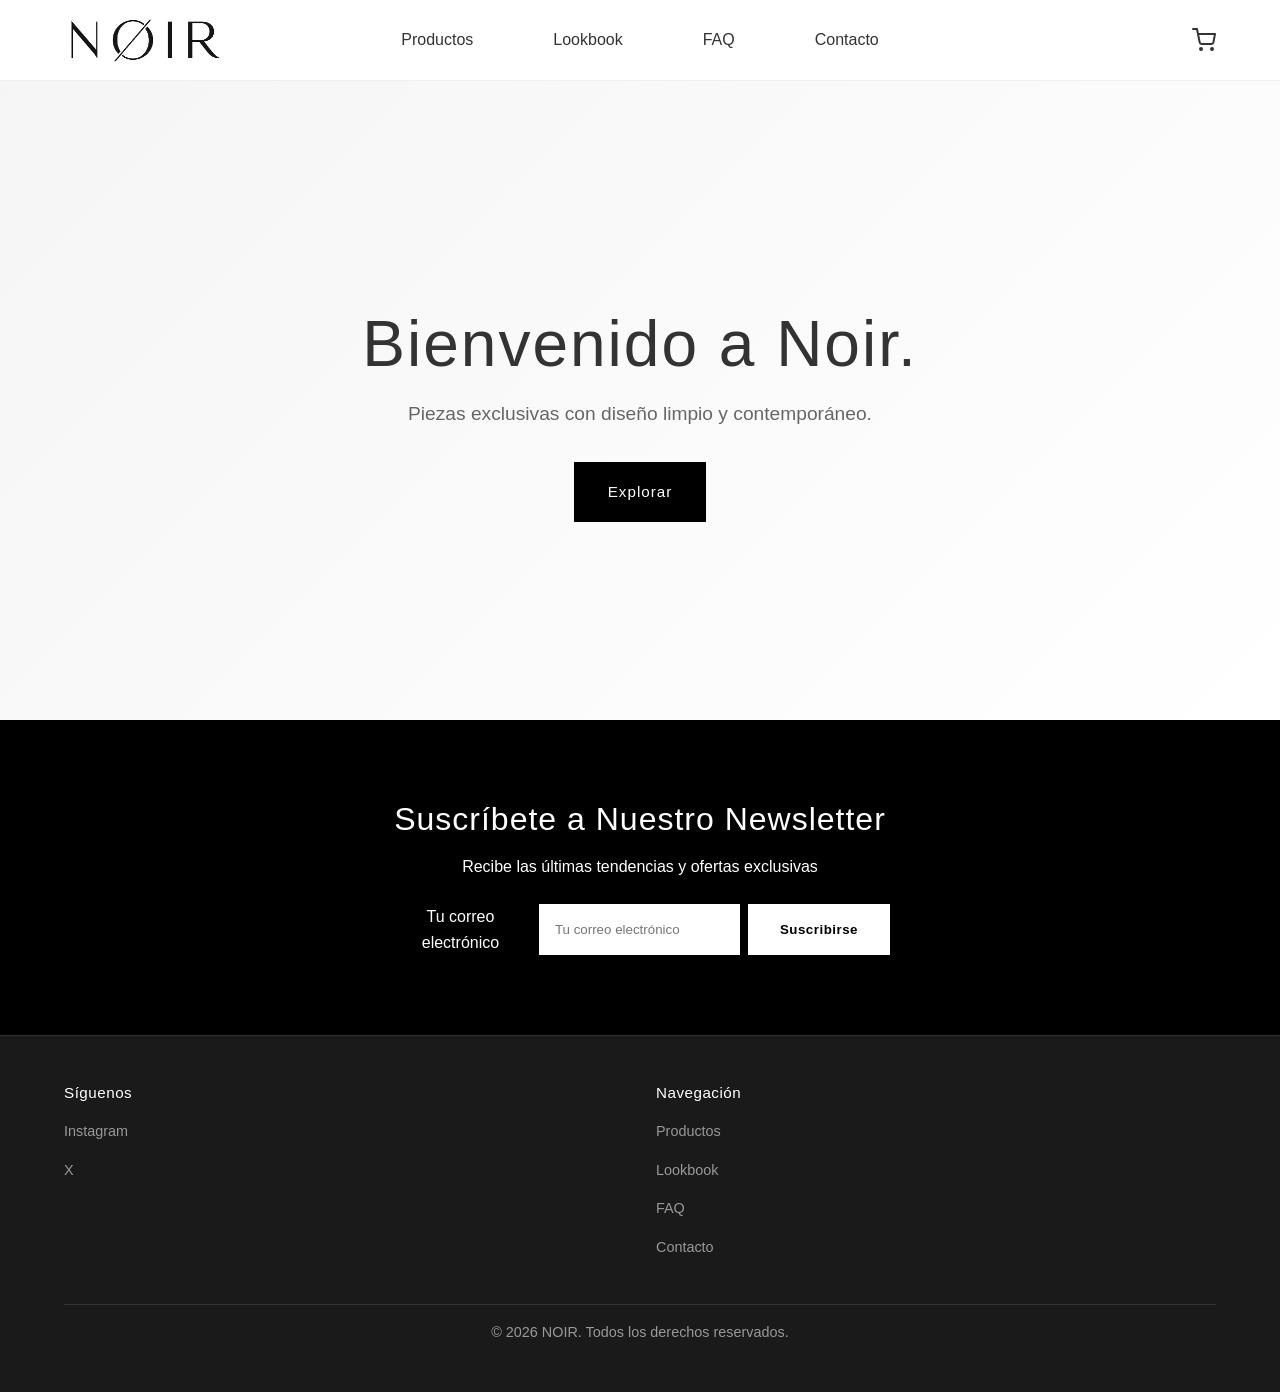
<file: index.html>
<!DOCTYPE html>
<!-- Página principal de NOIR -->
<html lang="es">

<head>
    <meta charset="UTF-8">
    <meta name="viewport" content="width=device-width, initial-scale=1.0">
    <title>Noir</title>
    <meta name="description"
        content="NOIR es una marca de indumentaria contemporánea con piezas exclusivas de diseño limpio y minimalista. Descubrí remeras, jeans, buzos y accesorios.">
    <link rel="stylesheet" href="css/main.css">
</head>

<body>

    <!-- ===== HEADER ===== -->
    <header>
        <nav aria-label="Navegación principal">
            <div class="logo">
                <a href="index.html" aria-label="Ir al inicio de NOIR">
                    <img src="img/logo.png" alt="Logo de NOIR — Moda contemporánea">
                </a>
            </div>
            <button class="hamburger" aria-label="Abrir menú de navegación" aria-expanded="false">
                <span></span>
                <span></span>
                <span></span>
            </button>
            <ul class="nav-links" role="list">
                <li><a href="pages/products.html">Productos</a></li>
                <li><a href="pages/lookbook.html">Lookbook</a></li>
                <li><a href="pages/faq.html">FAQ</a></li>
                <li><a href="pages/contact.html">Contacto</a></li>
            </ul>
            <div class="cart-icon" title="Mi carrito" role="button" aria-label="Ver carrito de compras">
                <svg width="24" height="24" viewBox="0 0 24 24" fill="none" stroke="currentColor" stroke-width="2"
                    stroke-linecap="round" stroke-linejoin="round" aria-hidden="true">
                    <circle cx="9" cy="21" r="1"></circle>
                    <circle cx="20" cy="21" r="1"></circle>
                    <path d="M1 1h4l2.68 13.39a2 2 0 0 0 2 1.61h9.72a2 2 0 0 0 2-1.61L23 6H6"></path>
                </svg>
                <span id="cart-count" aria-label="Cantidad de artículos en el carrito"></span>
            </div>
        </nav>
    </header>

    <main id="contenido-principal">

        <!-- ===== HERO ===== -->
        <section class="hero" aria-labelledby="hero-title">
            <div class="hero-content">
                <h1 id="hero-title">Bienvenido a Noir.</h1>
                <p>Piezas exclusivas con diseño limpio y contemporáneo.</p>
                <a href="pages/products.html" class="cta-button">Explorar</a>
            </div>
        </section>

        <!-- ===== NEWSLETTER ===== -->
        <section class="newsletter" aria-labelledby="newsletter-title">
            <article>
                <h2 id="newsletter-title">Suscríbete a Nuestro Newsletter</h2>
                <p>Recibe las últimas tendencias y ofertas exclusivas</p>
                <form class="newsletter-form" id="newsletter-form-home" novalidate>
                    <label for="newsletter-email-home" class="visually-hidden">Tu correo electrónico</label>
                    <input type="email" id="newsletter-email-home" name="email" placeholder="Tu correo electrónico"
                        required aria-label="Ingresá tu correo electrónico para suscribirte">
                    <button type="submit">Suscribirse</button>
                </form>
            </article>
        </section>

    </main>

    <!-- ===== FOOTER ===== -->
    <footer>
        <div class="footer-content">
            <div class="footer-section">
                <h3>Síguenos</h3>
                <ul>
                    <li><a href="https://www.instagram.com/noirrr" target="_blank"
                            rel="noopener noreferrer">Instagram</a></li>
                    <li><a href="https://twitter.com/noirr" target="_blank" rel="noopener noreferrer">X</a></li>
                </ul>
            </div>
            <div class="footer-section">
                <h3>Navegación</h3>
                <ul>
                    <li><a href="pages/products.html">Productos</a></li>
                    <li><a href="pages/lookbook.html">Lookbook</a></li>
                    <li><a href="pages/faq.html">FAQ</a></li>
                    <li><a href="pages/contact.html">Contacto</a></li>
                </ul>
            </div>
        </div>
        <div class="footer-bottom">
            <p>&copy; 2026 NOIR. Todos los derechos reservados.</p>
        </div>
    </footer>

    <!-- ===== SCRIPTS ===== -->
    <script src="js/cart.js"></script>
    <script>
        // Newsletter
        document.getElementById('newsletter-form-home').addEventListener('submit', function (e) {
            e.preventDefault();
            const btn = this.querySelector('button');
            btn.textContent = 'Suscribiendo...';
            btn.disabled = true;
            setTimeout(() => {
                const notification = document.createElement('div');
                notification.className = 'noir-notification';
                notification.textContent = '¡Te has suscrito exitosamente al newsletter!';
                notification.style.cssText = 'position:fixed;top:140px;right:20px;background:#000;color:#fff;padding:0.9rem 1.2rem;border-radius:6px;z-index:4000;font-family:inherit;';
                document.body.appendChild(notification);
                setTimeout(() => notification.remove(), 5000);
                this.reset();
                btn.textContent = 'Suscribirse';
                btn.disabled = false;
            }, 1000);
        });

        // Hamburger
        const hamburger = document.querySelector('.hamburger');
        const navLinks = document.querySelector('.nav-links');
        hamburger.addEventListener('click', function () {
            const isOpen = navLinks.classList.toggle('active');
            hamburger.setAttribute('aria-expanded', isOpen);
        });
    </script>

</body>

</html>
</file>
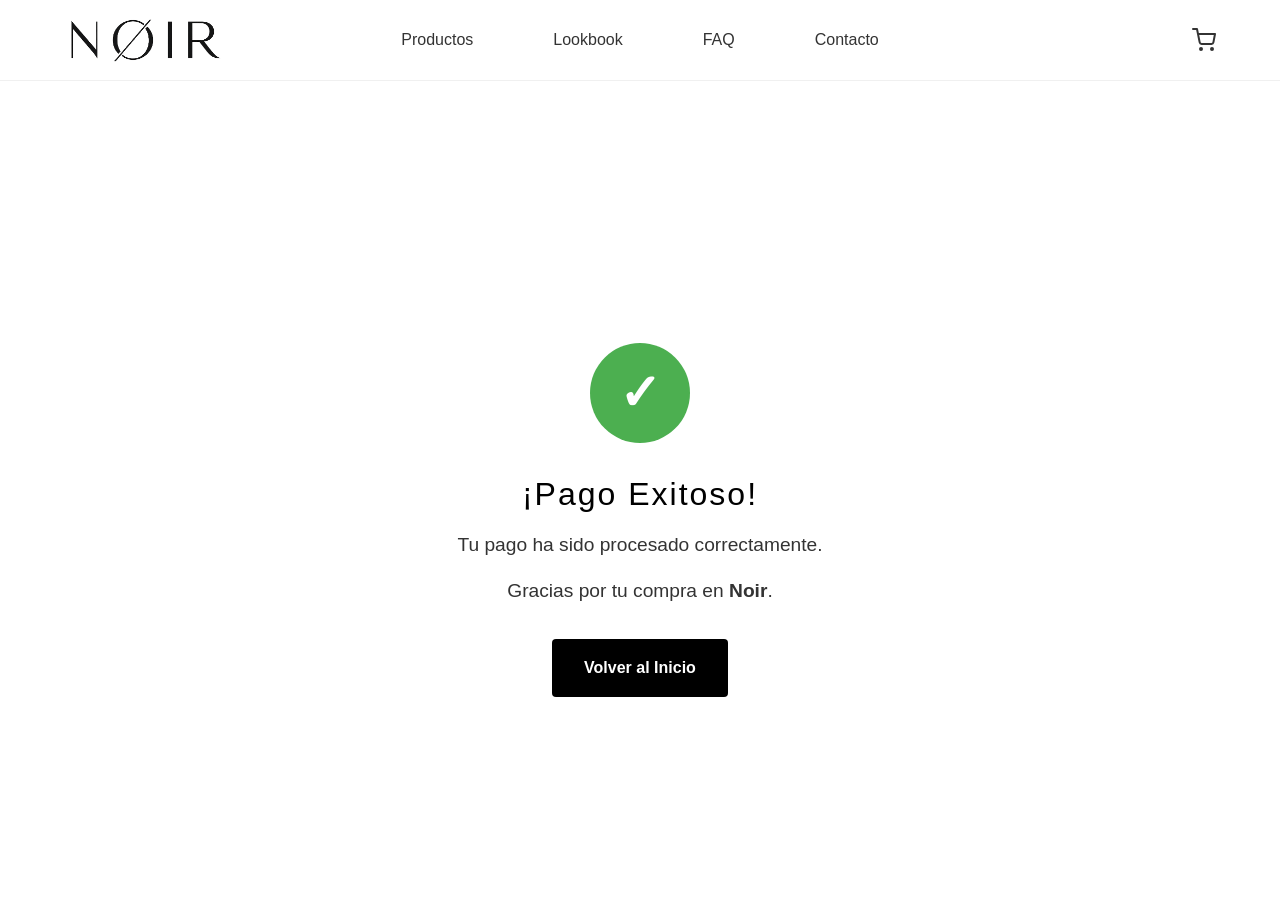
<file: pages/confirmation.html>
<!DOCTYPE html>
<!-- Payment confirmation page -->
<html lang="es">

<head>
    <meta charset="UTF-8">
    <meta name="viewport" content="width=device-width, initial-scale=1.0">
    <title>Pedido Confirmado — NOIR | ¡Gracias por tu compra!</title>
    <meta name="description" content="Tu pago fue procesado exitosamente en NOIR. Recibirás un email de confirmación con los detalles de tu pedido.">
    <link rel="stylesheet" href="../css/main.css">
</head>

<body>

    <!-- ===== HEADER ===== -->
    <header>
        <nav aria-label="Navegación principal">
            <div class="logo">
                <a href="../index.html" aria-label="Ir al inicio de NOIR">
                    <img src="../img/logo.png" alt="Logo de NOIR — Moda contemporánea">
                </a>
            </div>
            <button class="hamburger" aria-label="Abrir menú de navegación" aria-expanded="false">
                <span></span>
                <span></span>
                <span></span>
            </button>
            <ul class="nav-links" role="list">
                <li><a href="products.html">Productos</a></li>
                <li><a href="lookbook.html">Lookbook</a></li>
                <li><a href="faq.html">FAQ</a></li>
                <li><a href="contact.html">Contacto</a></li>
            </ul>
            <div class="cart-icon" title="Mi carrito" role="button" aria-label="Ver carrito de compras">
                <svg width="24" height="24" viewBox="0 0 24 24" fill="none" stroke="currentColor"
                     stroke-width="2" stroke-linecap="round" stroke-linejoin="round" aria-hidden="true">
                    <circle cx="9" cy="21" r="1"></circle>
                    <circle cx="20" cy="21" r="1"></circle>
                    <path d="M1 1h4l2.68 13.39a2 2 0 0 0 2 1.61h9.72a2 2 0 0 0 2-1.61L23 6H6"></path>
                </svg>
                <span id="cart-count" aria-label="Cantidad de artículos en el carrito"></span>
            </div>
        </nav>
    </header>

    <main class="confirmation-page" id="contenido-principal">
        <div class="confirmation-page__inner" role="alert" aria-live="polite">
            <div class="checkmark" aria-hidden="true"></div>
            <h1>¡Pago Exitoso!</h1>
            <p>Tu pago ha sido procesado correctamente.</p>
            <p>Gracias por tu compra en <strong>Noir</strong>.</p>
            <a href="../index.html" class="btn-back-home">Volver al Inicio</a>
        </div>
    </main>

    <!-- ===== SCRIPTS ===== -->
    <script src="../js/cart.js"></script>
    <script>
        // Hamburger
        const hamburger = document.querySelector('.hamburger');
        const navLinks = document.querySelector('.nav-links');
        hamburger.addEventListener('click', function () {
            const isOpen = navLinks.classList.toggle('active');
            hamburger.setAttribute('aria-expanded', isOpen);
        });
    </script>

</body>

</html>
</file>
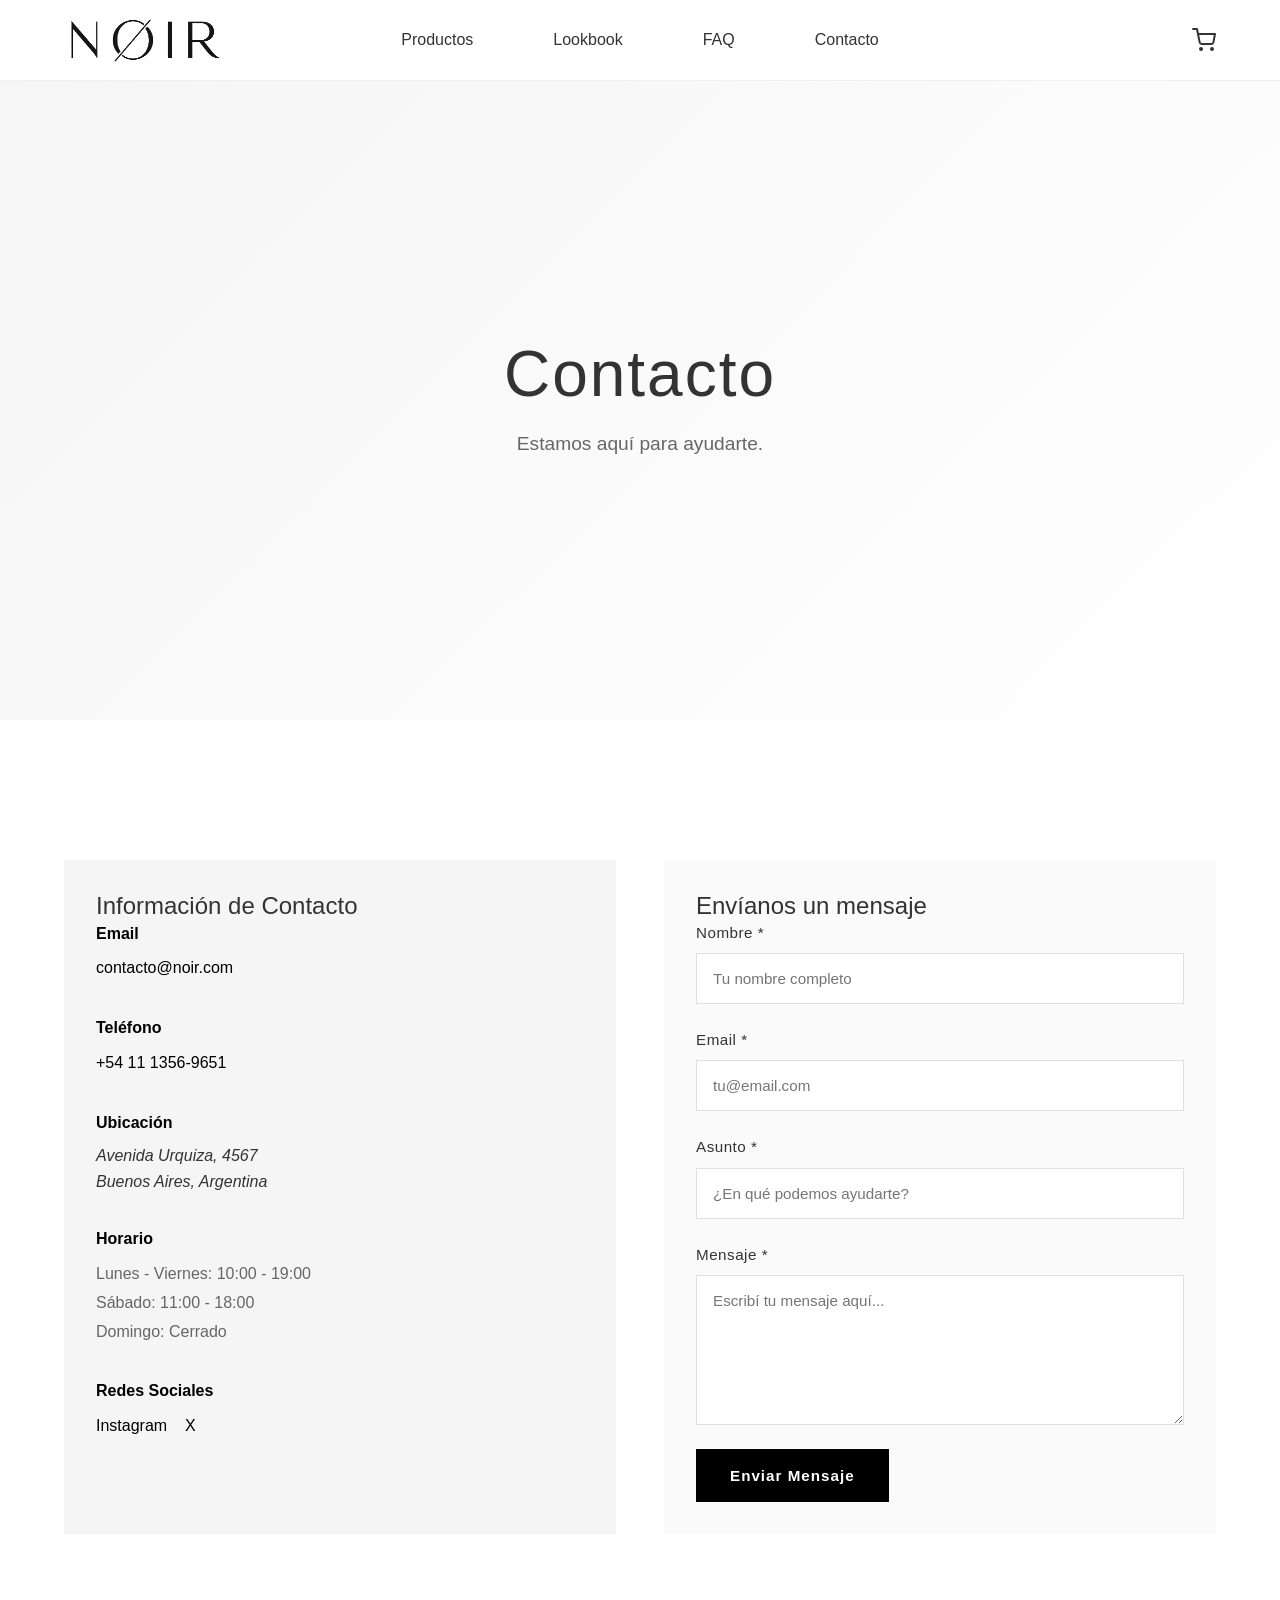
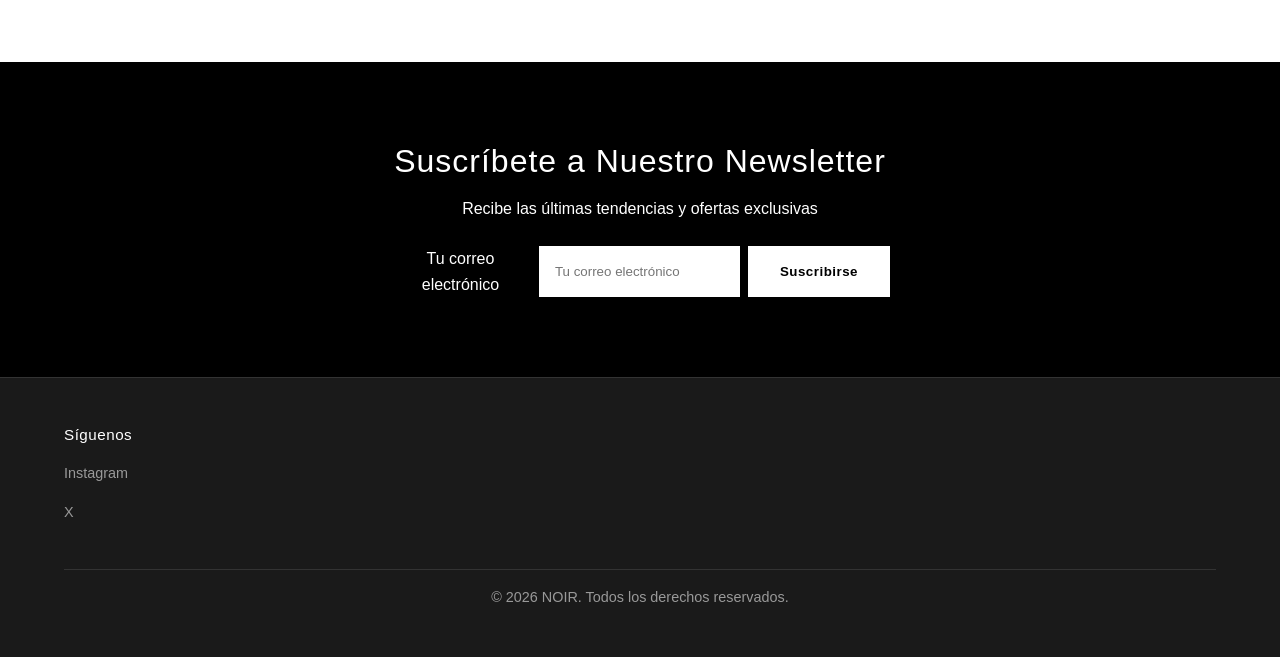
<file: pages/contact.html>
<!DOCTYPE html>
<!-- Contact page -->
<html lang="es">

<head>
    <meta charset="UTF-8">
    <meta name="viewport" content="width=device-width, initial-scale=1.0">
    <title>Contacto</title>
    <meta name="description" content="Contactá a NOIR por email, teléfono o formulario. Ubicados en Av. Urquiza 4567, Buenos Aires. Atención de lunes a sábado.">
    <link rel="stylesheet" href="../css/main.css">
</head>

<body>

    <!-- ===== HEADER ===== -->
    <header>
        <nav aria-label="Navegación principal">
            <div class="logo">
                <a href="../index.html" aria-label="Ir al inicio de NOIR">
                    <img src="../img/logo.png" alt="Logo de NOIR — Moda contemporánea">
                </a>
            </div>
            <button class="hamburger" aria-label="Abrir menú de navegación" aria-expanded="false">
                <span></span>
                <span></span>
                <span></span>
            </button>
            <ul class="nav-links" role="list">
                <li><a href="products.html">Productos</a></li>
                <li><a href="lookbook.html">Lookbook</a></li>
                <li><a href="faq.html">FAQ</a></li>
                <li><a href="contact.html" aria-current="page">Contacto</a></li>
            </ul>
            <div class="cart-icon" title="Mi carrito" role="button" aria-label="Ver carrito de compras">
                <svg width="24" height="24" viewBox="0 0 24 24" fill="none" stroke="currentColor"
                     stroke-width="2" stroke-linecap="round" stroke-linejoin="round" aria-hidden="true">
                    <circle cx="9" cy="21" r="1"></circle>
                    <circle cx="20" cy="21" r="1"></circle>
                    <path d="M1 1h4l2.68 13.39a2 2 0 0 0 2 1.61h9.72a2 2 0 0 0 2-1.61L23 6H6"></path>
                </svg>
                <span id="cart-count" aria-label="Cantidad de artículos en el carrito"></span>
            </div>
        </nav>
    </header>

    <main id="contenido-principal">

        <!-- ===== HERO ===== -->
        <section class="hero" aria-labelledby="contact-hero-title">
            <div class="hero-content">
                <h1 id="contact-hero-title">Contacto</h1>
                <p>Estamos aquí para ayudarte.</p>
            </div>
        </section>

        <!-- ===== CONTACT SECTION ===== -->
        <section class="contact-section" aria-labelledby="contact-info-title">
            <div class="contact-container">

                <!-- Información de contacto -->
                <aside class="contact-info" aria-label="Información de contacto de NOIR">
                    <h2 id="contact-info-title">Información de Contacto</h2>

                    <div class="contact-item">
                        <strong>Email</strong>
                        <p><a href="mailto:contacto@noir.com">contacto@noir.com</a></p>
                    </div>

                    <div class="contact-item">
                        <strong>Teléfono</strong>
                        <p><a href="tel:+5411135369651">+54 11 1356-9651</a></p>
                    </div>

                    <div class="contact-item">
                        <strong>Ubicación</strong>
                        <address>Avenida Urquiza, 4567<br>Buenos Aires, Argentina</address>
                    </div>

                    <div class="contact-item">
                        <strong>Horario</strong>
                        <p>Lunes - Viernes: 10:00 - 19:00<br>Sábado: 11:00 - 18:00<br>Domingo: Cerrado</p>
                    </div>

                    <div class="contact-item">
                        <strong>Redes Sociales</strong>
                        <p>
                            <a href="https://www.instagram.com/noirrr" target="_blank" rel="noopener noreferrer">Instagram</a>
                            &nbsp;&nbsp;
                            <a href="https://twitter.com/noirr" target="_blank" rel="noopener noreferrer">X</a>
                        </p>
                    </div>
                </aside>

                <!-- Formulario de contacto -->
                <div class="contact-form-box">
                    <h2>Envíanos un mensaje</h2>
                    <form class="contact-form" id="contact-form" novalidate
                          aria-label="Formulario de contacto con NOIR">
                        <div class="form-group">
                            <label for="contact-name">Nombre *</label>
                            <input type="text" id="contact-name" name="name"
                                   autocomplete="name" required
                                   placeholder="Tu nombre completo">
                        </div>
                        <div class="form-group">
                            <label for="contact-email">Email *</label>
                            <input type="email" id="contact-email" name="email"
                                   autocomplete="email" required
                                   placeholder="tu@email.com">
                        </div>
                        <div class="form-group">
                            <label for="contact-subject">Asunto *</label>
                            <input type="text" id="contact-subject" name="subject"
                                   required placeholder="¿En qué podemos ayudarte?">
                        </div>
                        <div class="form-group">
                            <label for="contact-message">Mensaje *</label>
                            <textarea id="contact-message" name="message"
                                      required placeholder="Escribí tu mensaje aquí..."></textarea>
                        </div>
                        <button type="submit" class="submit-btn" id="contact-submit-btn">Enviar Mensaje</button>
                    </form>
                </div>

            </div>
        </section>

        <!-- ===== NEWSLETTER ===== -->
        <section class="newsletter" aria-labelledby="newsletter-contact-title">
            <article>
                <h2 id="newsletter-contact-title">Suscríbete a Nuestro Newsletter</h2>
                <p>Recibe las últimas tendencias y ofertas exclusivas</p>
                <form class="newsletter-form" id="newsletter-form-contact" novalidate>
                    <label for="newsletter-email-contact" class="visually-hidden">Tu correo electrónico</label>
                    <input type="email" id="newsletter-email-contact" name="email"
                           placeholder="Tu correo electrónico" required>
                    <button type="submit">Suscribirse</button>
                </form>
            </article>
        </section>

    </main>

    <!-- ===== FOOTER ===== -->
    <footer>
        <div class="footer-content">
            <div class="footer-section">
                <h3>Síguenos</h3>
                <ul>
                    <li><a href="https://www.instagram.com/noirrr" target="_blank" rel="noopener noreferrer">Instagram</a></li>
                    <li><a href="https://twitter.com/noirr" target="_blank" rel="noopener noreferrer">X</a></li>
                </ul>
            </div>
        </div>
        <div class="footer-bottom">
            <p>&copy; 2026 NOIR. Todos los derechos reservados.</p>
        </div>
    </footer>

    <!-- ===== SCRIPTS ===== -->
    <script src="../js/cart.js"></script>
    <script>
        // Contact form
        document.getElementById('contact-form').addEventListener('submit', function (e) {
            e.preventDefault();
            const btn = document.getElementById('contact-submit-btn');
            btn.textContent = 'Enviando...';
            btn.disabled = true;
            setTimeout(() => {
                const notification = document.createElement('div');
                notification.textContent = '¡Mensaje enviado! Te contactaremos pronto.';
                notification.style.cssText = 'position:fixed;top:140px;right:20px;background:#000;color:#fff;padding:0.9rem 1.2rem;border-radius:6px;z-index:4000;font-family:inherit;';
                document.body.appendChild(notification);
                setTimeout(() => notification.remove(), 5000);
                this.reset();
                btn.textContent = 'Enviar Mensaje';
                btn.disabled = false;
            }, 1000);
        });

        // Newsletter
        document.getElementById('newsletter-form-contact').addEventListener('submit', function (e) {
            e.preventDefault();
            const btn = this.querySelector('button');
            btn.textContent = 'Suscribiendo...';
            btn.disabled = true;
            setTimeout(() => {
                const notification = document.createElement('div');
                notification.textContent = '¡Te has suscrito exitosamente al newsletter!';
                notification.style.cssText = 'position:fixed;top:140px;right:20px;background:#000;color:#fff;padding:0.9rem 1.2rem;border-radius:6px;z-index:4000;font-family:inherit;';
                document.body.appendChild(notification);
                setTimeout(() => notification.remove(), 5000);
                this.reset();
                btn.textContent = 'Suscribirse';
                btn.disabled = false;
            }, 1000);
        });

        // Hamburger
        const hamburger = document.querySelector('.hamburger');
        const navLinks = document.querySelector('.nav-links');
        hamburger.addEventListener('click', function () {
            const isOpen = navLinks.classList.toggle('active');
            hamburger.setAttribute('aria-expanded', isOpen);
        });
    </script>

</body>

</html>
</file>
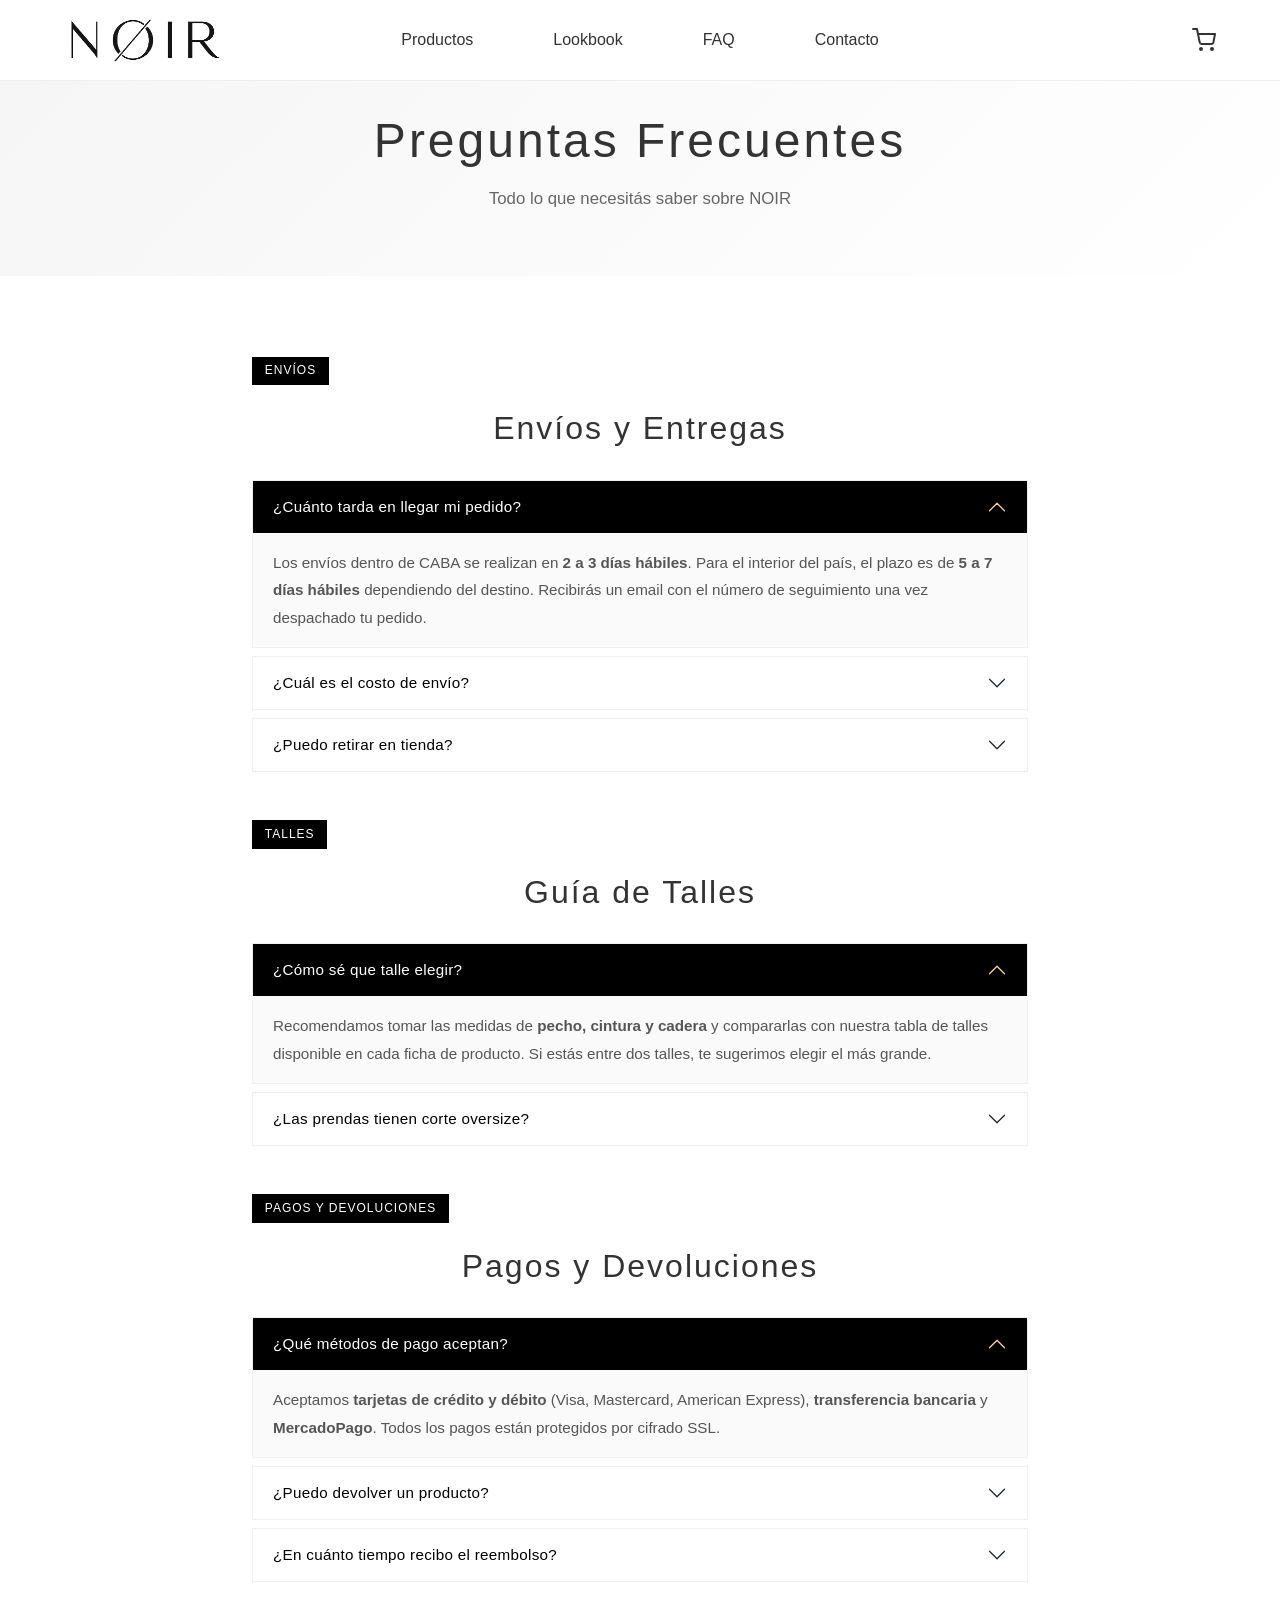
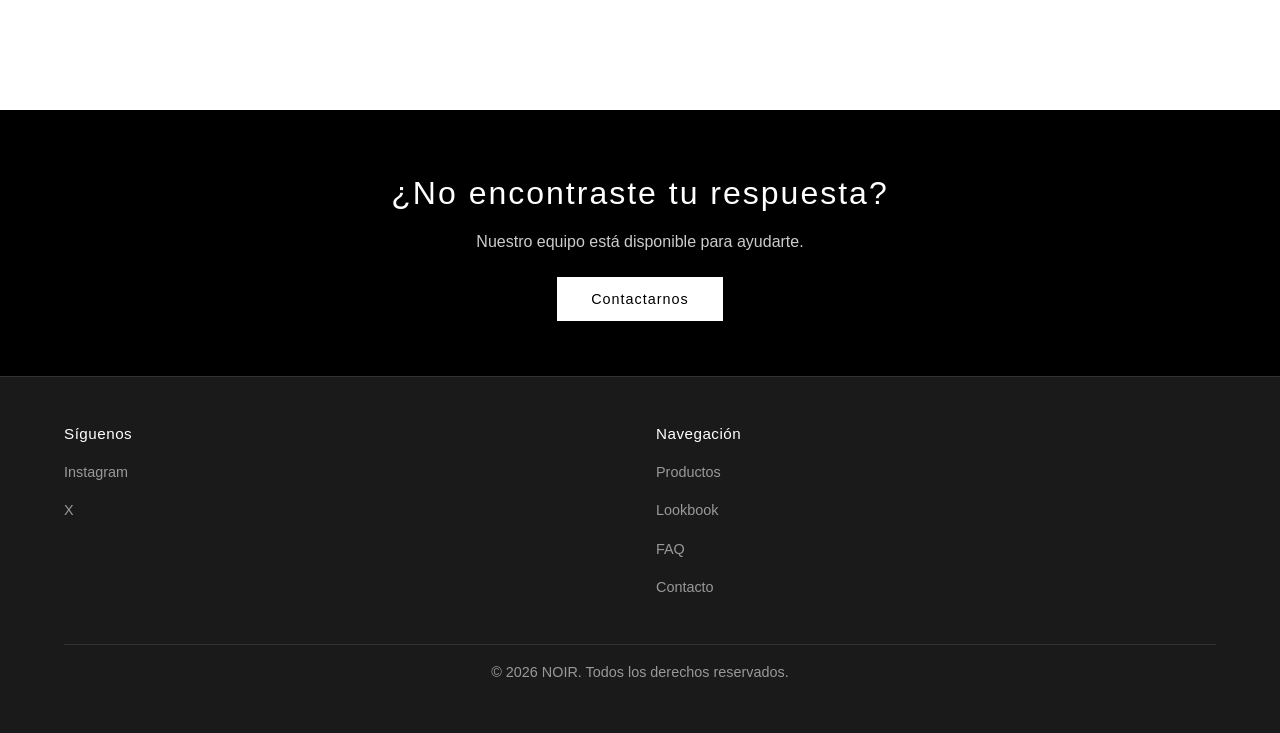
<file: pages/faq.html>
<!DOCTYPE html>
<!-- Preguntas Frecuentes — NOIR con componentes Bootstrap Accordion -->
<html lang="es">

<head>
    <meta charset="UTF-8">
    <meta name="viewport" content="width=device-width, initial-scale=1.0">
    <title>Preguntas Frecuentes</title>
    <meta name="description" content="Encontrá respuestas a las preguntas más frecuentes sobre envíos, talles, devoluciones y métodos de pago en NOIR.">

    <!-- Bootstrap 5 CSS -->
    <link href="https://cdn.jsdelivr.net/npm/bootstrap@5.3.3/dist/css/bootstrap.min.css" rel="stylesheet">
    <!-- Estilos NOIR compilados (SCSS) -->
    <link rel="stylesheet" href="../css/main.css">

    <style>
        /* Hero FAQ */
        .faq-hero {
            background: linear-gradient(135deg, #f5f5f5, #ffffff);
            padding: 7rem 2rem 4rem;
            text-align: center;
        }

        .faq-hero h1 {
            font-weight: 300;
            letter-spacing: 3px;
            font-size: clamp(2rem, 5vw, 3rem);
            margin-bottom: 1rem;
        }

        .faq-hero p {
            color: #666;
            font-size: 1.05rem;
            font-weight: 300;
        }

        /* Sección FAQ */
        .faq-section {
            padding: 5rem 0;
        }

        .faq-section h2 {
            font-weight: 300;
            letter-spacing: 2px;
            margin-bottom: 2rem;
            text-align: center;
        }

        /* Accordion Bootstrap customizado */
        .accordion-noir .accordion-item {
            border: 1px solid #f0f0f0;
            border-radius: 0 !important;
            margin-bottom: 0.5rem;
        }

        .accordion-noir .accordion-button {
            background-color: #fff;
            color: #000;
            font-weight: 400;
            letter-spacing: 0.3px;
            border-radius: 0 !important;
            box-shadow: none;
            font-size: 0.95rem;
        }

        .accordion-noir .accordion-button:not(.collapsed) {
            background-color: #000;
            color: #fff;
        }

        .accordion-noir .accordion-button::after {
            filter: none;
        }

        .accordion-noir .accordion-button:not(.collapsed)::after {
            filter: invert(1);
        }

        .accordion-noir .accordion-body {
            color: #555;
            font-size: 0.95rem;
            line-height: 1.8;
            background-color: #fafafa;
        }

        /* Badges de categoría */
        .faq-badge {
            background-color: #000;
            color: #fff;
            font-size: 0.75rem;
            letter-spacing: 1px;
            padding: 0.3rem 0.8rem;
            border-radius: 0;
            font-weight: 400;
            margin-bottom: 1.5rem;
            display: inline-block;
        }

        /* CTA */
        .faq-cta {
            background: #000;
            color: #fff;
            padding: 4rem 2rem;
            text-align: center;
        }

        .faq-cta h2 {
            font-weight: 300;
            letter-spacing: 2px;
            margin-bottom: 1rem;
        }

        .btn-noir-white {
            background-color: #fff;
            color: #000;
            border: 2px solid #fff;
            border-radius: 0;
            letter-spacing: 1px;
            padding: 0.75rem 2rem;
            font-size: 0.9rem;
            transition: all 0.3s ease;
            text-decoration: none;
        }

        .btn-noir-white:hover {
            background-color: transparent;
            color: #fff;
        }

        .cart-icon-nav {
            cursor: pointer;
        }

        .cart-icon-nav #cart-count {
            font-size: 0.75rem;
            font-weight: 700;
        }
    </style>
</head>

<body>

    <!-- ===== HEADER ===== -->
    <header>
        <nav aria-label="Navegación principal">
            <div class="logo">
                <a href="../index.html" aria-label="Ir al inicio de NOIR">
                    <img src="../img/logo.png" alt="Logo de NOIR — Moda contemporánea">
                </a>
            </div>
            <button class="hamburger" aria-label="Abrir menú de navegación" aria-expanded="false">
                <span></span>
                <span></span>
                <span></span>
            </button>
            <ul class="nav-links" role="list">
                <li><a href="products.html">Productos</a></li>
                <li><a href="lookbook.html">Lookbook</a></li>
                <li><a href="faq.html" aria-current="page">FAQ</a></li>
                <li><a href="contact.html">Contacto</a></li>
            </ul>
            <div class="cart-icon" title="Mi carrito" role="button" aria-label="Ver carrito de compras">
                <svg width="24" height="24" viewBox="0 0 24 24" fill="none" stroke="currentColor" stroke-width="2" stroke-linecap="round" stroke-linejoin="round" aria-hidden="true">
                    <circle cx="9" cy="21" r="1"></circle>
                    <circle cx="20" cy="21" r="1"></circle>
                    <path d="M1 1h4l2.68 13.39a2 2 0 0 0 2 1.61h9.72a2 2 0 0 0 2-1.61L23 6H6"></path>
                </svg>
                <span id="cart-count" aria-label="Cantidad de artículos en el carrito"></span>
            </div>
        </nav>
    </header>

    <!-- ===== HERO ===== -->
    <section class="faq-hero" aria-labelledby="faq-hero-title">
        <h1 id="faq-hero-title">Preguntas Frecuentes</h1>
        <p>Todo lo que necesitás saber sobre NOIR</p>
    </section>

    <main id="contenido-principal">

        <!-- ===== ACCORDION BOOTSTRAP — FAQ ===== -->
        <section class="faq-section" aria-labelledby="faq-envios-title">
            <div class="container" style="max-width: 800px;">

                <!-- Categoría: Envíos -->
                <span class="faq-badge">ENVÍOS</span>
                <h2 id="faq-envios-title">Envíos y Entregas</h2>

                <div class="accordion accordion-noir mb-5" id="accordionEnvios">

                    <div class="accordion-item">
                        <h3 class="accordion-header" id="heading-e1">
                            <button class="accordion-button" type="button"
                                    data-bs-toggle="collapse"
                                    data-bs-target="#collapse-e1"
                                    aria-expanded="true"
                                    aria-controls="collapse-e1">
                                ¿Cuánto tarda en llegar mi pedido?
                            </button>
                        </h3>
                        <div id="collapse-e1" class="accordion-collapse collapse show"
                             aria-labelledby="heading-e1" data-bs-parent="#accordionEnvios">
                            <div class="accordion-body">
                                Los envíos dentro de CABA se realizan en <strong>2 a 3 días hábiles</strong>. Para el interior del país, el plazo es de <strong>5 a 7 días hábiles</strong> dependiendo del destino. Recibirás un email con el número de seguimiento una vez despachado tu pedido.
                            </div>
                        </div>
                    </div>

                    <div class="accordion-item">
                        <h3 class="accordion-header" id="heading-e2">
                            <button class="accordion-button collapsed" type="button"
                                    data-bs-toggle="collapse"
                                    data-bs-target="#collapse-e2"
                                    aria-expanded="false"
                                    aria-controls="collapse-e2">
                                ¿Cuál es el costo de envío?
                            </button>
                        </h3>
                        <div id="collapse-e2" class="accordion-collapse collapse"
                             aria-labelledby="heading-e2" data-bs-parent="#accordionEnvios">
                            <div class="accordion-body">
                                El envío tiene un costo de <strong>$2.500</strong> para CABA y GBA. Para el interior varía según la zona. Los pedidos superiores a <strong>$150.000</strong> tienen envío gratuito a todo el país.
                            </div>
                        </div>
                    </div>

                    <div class="accordion-item">
                        <h3 class="accordion-header" id="heading-e3">
                            <button class="accordion-button collapsed" type="button"
                                    data-bs-toggle="collapse"
                                    data-bs-target="#collapse-e3"
                                    aria-expanded="false"
                                    aria-controls="collapse-e3">
                                ¿Puedo retirar en tienda?
                            </button>
                        </h3>
                        <div id="collapse-e3" class="accordion-collapse collapse"
                             aria-labelledby="heading-e3" data-bs-parent="#accordionEnvios">
                            <div class="accordion-body">
                                Sí, podés retirar tu pedido sin costo en nuestra tienda ubicada en <strong>Av. Urquiza 4567, Buenos Aires</strong>. Horario de retiro: Lunes a Viernes de 10:00 a 19:00 hs, Sábados de 11:00 a 18:00 hs.
                            </div>
                        </div>
                    </div>

                </div>

                <!-- Categoría: Talles -->
                <span class="faq-badge">TALLES</span>
                <h2 id="faq-talles-title">Guía de Talles</h2>

                <div class="accordion accordion-noir mb-5" id="accordionTalles">

                    <div class="accordion-item">
                        <h3 class="accordion-header" id="heading-t1">
                            <button class="accordion-button" type="button"
                                    data-bs-toggle="collapse"
                                    data-bs-target="#collapse-t1"
                                    aria-expanded="true"
                                    aria-controls="collapse-t1">
                                ¿Cómo sé que talle elegir?
                            </button>
                        </h3>
                        <div id="collapse-t1" class="accordion-collapse collapse show"
                             aria-labelledby="heading-t1" data-bs-parent="#accordionTalles">
                            <div class="accordion-body">
                                Recomendamos tomar las medidas de <strong>pecho, cintura y cadera</strong> y compararlas con nuestra tabla de talles disponible en cada ficha de producto. Si estás entre dos talles, te sugerimos elegir el más grande.
                            </div>
                        </div>
                    </div>

                    <div class="accordion-item">
                        <h3 class="accordion-header" id="heading-t2">
                            <button class="accordion-button collapsed" type="button"
                                    data-bs-toggle="collapse"
                                    data-bs-target="#collapse-t2"
                                    aria-expanded="false"
                                    aria-controls="collapse-t2">
                                ¿Las prendas tienen corte oversize?
                            </button>
                        </h3>
                        <div id="collapse-t2" class="accordion-collapse collapse"
                             aria-labelledby="heading-t2" data-bs-parent="#accordionTalles">
                            <div class="accordion-body">
                                Nuestros buzos tienen un corte <strong>levemente oversize</strong>. Las remeras tienen corte <strong>recto estándar</strong>. Los jeans tienen corte regular. En cada descripción de producto te indicamos el fit exacto.
                            </div>
                        </div>
                    </div>

                </div>

                <!-- Categoría: Pagos y Devoluciones -->
                <span class="faq-badge">PAGOS Y DEVOLUCIONES</span>
                <h2 id="faq-pagos-title">Pagos y Devoluciones</h2>

                <div class="accordion accordion-noir mb-5" id="accordionPagos">

                    <div class="accordion-item">
                        <h3 class="accordion-header" id="heading-p1">
                            <button class="accordion-button" type="button"
                                    data-bs-toggle="collapse"
                                    data-bs-target="#collapse-p1"
                                    aria-expanded="true"
                                    aria-controls="collapse-p1">
                                ¿Qué métodos de pago aceptan?
                            </button>
                        </h3>
                        <div id="collapse-p1" class="accordion-collapse collapse show"
                             aria-labelledby="heading-p1" data-bs-parent="#accordionPagos">
                            <div class="accordion-body">
                                Aceptamos <strong>tarjetas de crédito y débito</strong> (Visa, Mastercard, American Express), <strong>transferencia bancaria</strong> y <strong>MercadoPago</strong>. Todos los pagos están protegidos por cifrado SSL.
                            </div>
                        </div>
                    </div>

                    <div class="accordion-item">
                        <h3 class="accordion-header" id="heading-p2">
                            <button class="accordion-button collapsed" type="button"
                                    data-bs-toggle="collapse"
                                    data-bs-target="#collapse-p2"
                                    aria-expanded="false"
                                    aria-controls="collapse-p2">
                                ¿Puedo devolver un producto?
                            </button>
                        </h3>
                        <div id="collapse-p2" class="accordion-collapse collapse"
                             aria-labelledby="heading-p2" data-bs-parent="#accordionPagos">
                            <div class="accordion-body">
                                Sí. Tenés <strong>30 días</strong> desde la recepción para solicitar un cambio o devolución. La prenda debe estar en perfecto estado, sin uso y con sus etiquetas originales. Contactanos por email a <strong>contacto@noir.com</strong> para iniciar el proceso.
                            </div>
                        </div>
                    </div>

                    <div class="accordion-item">
                        <h3 class="accordion-header" id="heading-p3">
                            <button class="accordion-button collapsed" type="button"
                                    data-bs-toggle="collapse"
                                    data-bs-target="#collapse-p3"
                                    aria-expanded="false"
                                    aria-controls="collapse-p3">
                                ¿En cuánto tiempo recibo el reembolso?
                            </button>
                        </h3>
                        <div id="collapse-p3" class="accordion-collapse collapse"
                             aria-labelledby="heading-p3" data-bs-parent="#accordionPagos">
                            <div class="accordion-body">
                                Una vez recibida la devolución y verificado el estado del producto, el reembolso se procesa en <strong>5 a 10 días hábiles</strong> a través del mismo método de pago utilizado.
                            </div>
                        </div>
                    </div>

                </div>

            </div>
        </section>

        <!-- ===== CTA — Contacto ===== -->
        <section class="faq-cta" aria-labelledby="faq-cta-title">
            <h2 id="faq-cta-title">¿No encontraste tu respuesta?</h2>
            <p style="color: #ccc; margin-bottom: 2rem; font-weight: 300;">Nuestro equipo está disponible para ayudarte.</p>
            <a href="contact.html" class="btn-noir-white">Contactarnos</a>
        </section>

    </main>

    <!-- ===== FOOTER ===== -->
    <footer>
        <div class="footer-content">
            <div class="footer-section">
                <h3>Síguenos</h3>
                <ul>
                    <li><a href="https://www.instagram.com/noirrr" target="_blank" rel="noopener noreferrer">Instagram</a></li>
                    <li><a href="https://twitter.com/noirr" target="_blank" rel="noopener noreferrer">X</a></li>
                </ul>
            </div>
            <div class="footer-section">
                <h3>Navegación</h3>
                <ul>
                    <li><a href="products.html">Productos</a></li>
                    <li><a href="lookbook.html">Lookbook</a></li>
                    <li><a href="faq.html">FAQ</a></li>
                    <li><a href="contact.html">Contacto</a></li>
                </ul>
            </div>
        </div>
        <div class="footer-bottom">
            <p>&copy; 2026 NOIR. Todos los derechos reservados.</p>
        </div>
    </footer>

    <!-- Bootstrap 5 JS -->
    <script src="https://cdn.jsdelivr.net/npm/bootstrap@5.3.3/dist/js/bootstrap.bundle.min.js"></script>
    <script src="../js/cart.js"></script>
    <script>
        const hamburger = document.querySelector('.hamburger');
        const navLinks = document.querySelector('.nav-links');

        hamburger?.addEventListener('click', function () {
            const isOpen = navLinks.classList.toggle('active');
            this.setAttribute('aria-expanded', isOpen);
        });
    </script>
</body>

</html>
</file>
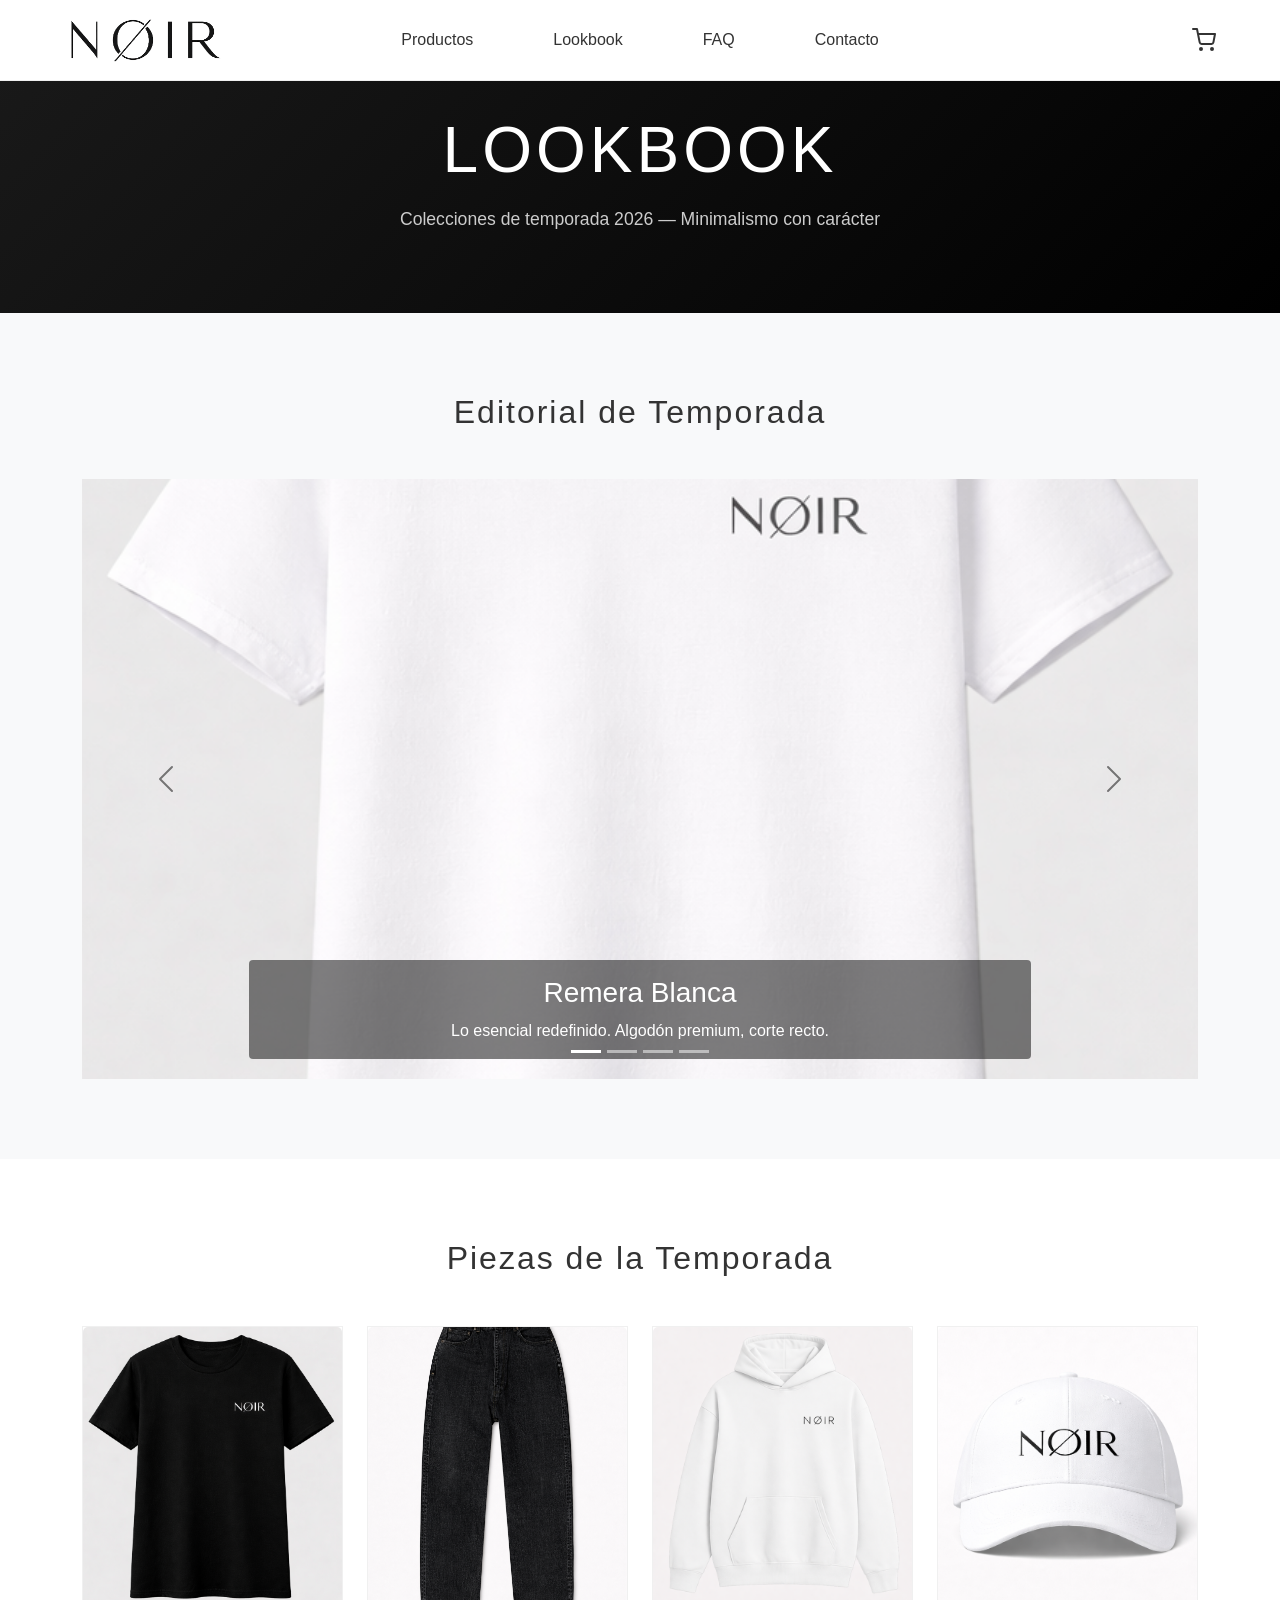
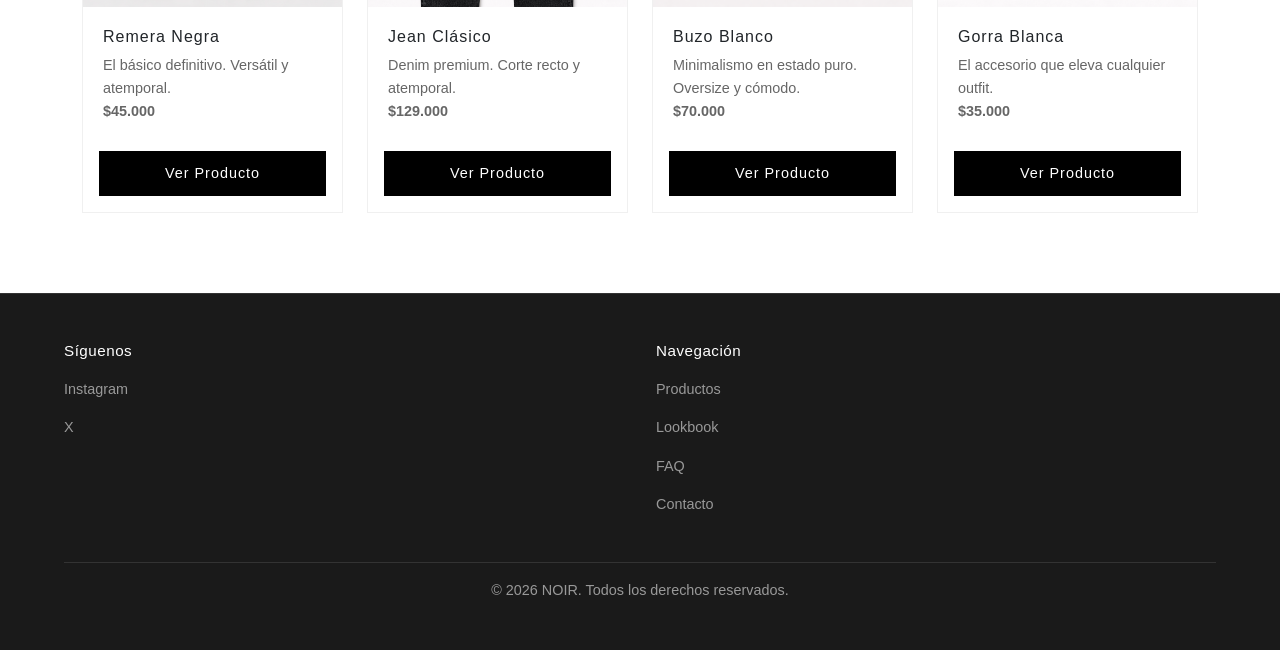
<file: pages/lookbook.html>
<!DOCTYPE html>
<!-- Lookbook — Colecciones de temporada de NOIR con componentes Bootstrap -->
<html lang="es">

<head>
    <meta charset="UTF-8">
    <meta name="viewport" content="width=device-width, initial-scale=1.0">
    <title>Lookbook — Colecciones</title>
    <meta name="description" content="Explorá las colecciones de temporada de NOIR. Fotografía editorial de moda contemporánea con piezas exclusivas en blanco y negro.">

    <!-- Bootstrap 5 CSS -->
    <link href="https://cdn.jsdelivr.net/npm/bootstrap@5.3.3/dist/css/bootstrap.min.css" rel="stylesheet">
    <!-- Estilos propios de NOIR (compilado SCSS) -->
    <link rel="stylesheet" href="../css/main.css">

    <style>
        /* Overrides Bootstrap para respetar identidad NOIR */
        :root {
            --bs-primary: #000;
            --bs-font-sans-serif: 'Segoe UI', Tahoma, Geneva, Verdana, sans-serif;
        }

        /* Hero del lookbook */
        .lookbook-hero {
            background: linear-gradient(135deg, #1a1a1a, #000);
            color: #fff;
            padding: 7rem 2rem 5rem;
            text-align: center;
        }

        .lookbook-hero h1 {
            font-size: clamp(2rem, 6vw, 4rem);
            font-weight: 300;
            letter-spacing: 4px;
            margin-bottom: 1rem;
        }

        .lookbook-hero p {
            font-size: 1.1rem;
            color: #ccc;
            font-weight: 300;
        }

        /* Carousel customizado */
        .carousel-noir .carousel-item img {
            max-height: 600px;
            object-fit: cover;
            width: 100%;
            filter: grayscale(20%);
        }

        .carousel-noir .carousel-caption {
            background: rgba(0, 0, 0, 0.5);
            border-radius: 4px;
            padding: 1rem 1.5rem;
        }

        .carousel-noir .carousel-control-prev-icon,
        .carousel-noir .carousel-control-next-icon {
            filter: invert(1);
        }

        /* Cards de colección */
        .card-noir {
            border: 1px solid #f0f0f0;
            border-radius: 0;
            transition: transform 0.3s ease, box-shadow 0.3s ease;
            overflow: hidden;
        }

        .card-noir:hover {
            transform: translateY(-5px);
            box-shadow: 0 10px 30px rgba(0, 0, 0, 0.1);
        }

        .card-noir .card-img-top {
            height: 280px;
            object-fit: cover;
            filter: grayscale(10%);
            transition: filter 0.3s ease;
        }

        .card-noir:hover .card-img-top {
            filter: grayscale(0%);
        }

        .card-noir .card-body {
            padding: 1.25rem;
        }

        .card-noir .card-title {
            font-weight: 400;
            letter-spacing: 1px;
            font-size: 1rem;
        }

        .card-noir .card-text {
            color: #666;
            font-size: 0.9rem;
        }

        .btn-noir {
            background-color: #000;
            color: #fff;
            border: 2px solid #000;
            border-radius: 0;
            letter-spacing: 1px;
            font-size: 0.9rem;
            padding: 0.6rem 1.5rem;
            transition: all 0.3s ease;
        }

        .btn-noir:hover {
            background-color: #fff;
            color: #000;
        }

        .section-lookbook {
            padding: 5rem 0;
        }

        .section-lookbook h2 {
            font-weight: 300;
            letter-spacing: 2px;
            margin-bottom: 3rem;
        }

        /* Cart icon en navbar */
        .cart-icon-nav {
            cursor: pointer;
            position: relative;
        }

        .cart-icon-nav #cart-count {
            font-size: 0.75rem;
            font-weight: 700;
        }
    </style>
</head>

<body>

    <!-- ===== HEADER ===== -->
    <header>
        <nav aria-label="Navegación principal">
            <div class="logo">
                <a href="../index.html" aria-label="Ir al inicio de NOIR">
                    <img src="../img/logo.png" alt="Logo de NOIR — Moda contemporánea">
                </a>
            </div>
            <button class="hamburger" aria-label="Abrir menú de navegación" aria-expanded="false">
                <span></span>
                <span></span>
                <span></span>
            </button>
            <ul class="nav-links" role="list">
                <li><a href="products.html">Productos</a></li>
                <li><a href="lookbook.html" aria-current="page">Lookbook</a></li>
                <li><a href="faq.html">FAQ</a></li>
                <li><a href="contact.html">Contacto</a></li>
            </ul>
            <div class="cart-icon" title="Mi carrito" role="button" aria-label="Ver carrito de compras">
                <svg width="24" height="24" viewBox="0 0 24 24" fill="none" stroke="currentColor" stroke-width="2" stroke-linecap="round" stroke-linejoin="round" aria-hidden="true">
                    <circle cx="9" cy="21" r="1"></circle>
                    <circle cx="20" cy="21" r="1"></circle>
                    <path d="M1 1h4l2.68 13.39a2 2 0 0 0 2 1.61h9.72a2 2 0 0 0 2-1.61L23 6H6"></path>
                </svg>
                <span id="cart-count" aria-label="Cantidad de artículos en el carrito"></span>
            </div>
        </nav>
    </header>

    <!-- ===== HERO ===== -->
    <section class="lookbook-hero" aria-labelledby="lookbook-title">
        <h1 id="lookbook-title">LOOKBOOK</h1>
        <p>Colecciones de temporada 2026 — Minimalismo con carácter</p>
    </section>

    <main id="contenido-principal">

        <!-- ===== CAROUSEL BOOTSTRAP ===== -->
        <section class="section-lookbook bg-light" aria-labelledby="carousel-title">
            <div class="container">
                <h2 class="text-center" id="carousel-title">Editorial de Temporada</h2>

                <div id="lookbookCarousel" class="carousel carousel-noir slide" data-bs-ride="carousel" aria-label="Galería editorial de productos NOIR">

                    <!-- Indicadores -->
                    <div class="carousel-indicators">
                        <button type="button" data-bs-target="#lookbookCarousel" data-bs-slide-to="0"
                                class="active" aria-current="true" aria-label="Diapositiva 1: Remera Blanca"></button>
                        <button type="button" data-bs-target="#lookbookCarousel" data-bs-slide-to="1"
                                aria-label="Diapositiva 2: Jean Ripped"></button>
                        <button type="button" data-bs-target="#lookbookCarousel" data-bs-slide-to="2"
                                aria-label="Diapositiva 3: Buzo Negro"></button>
                        <button type="button" data-bs-target="#lookbookCarousel" data-bs-slide-to="3"
                                aria-label="Diapositiva 4: Gorra Negra"></button>
                    </div>

                    <!-- Slides -->
                    <div class="carousel-inner">
                        <div class="carousel-item active">
                            <img src="../img/remera blanca.png" class="d-block w-100"
                                 alt="Remera blanca NOIR — pieza básica de la temporada">
                            <div class="carousel-caption d-none d-md-block">
                                <h3>Remera Blanca</h3>
                                <p>Lo esencial redefinido. Algodón premium, corte recto.</p>
                            </div>
                        </div>
                        <div class="carousel-item">
                            <img src="../img/jean ripped.png" class="d-block w-100"
                                 alt="Jean ripped NOIR — corte destruido con actitud urbana">
                            <div class="carousel-caption d-none d-md-block">
                                <h3>Jean Ripped</h3>
                                <p>Actitud urbana. Distressed con precisión.</p>
                            </div>
                        </div>
                        <div class="carousel-item">
                            <img src="../img/buzo negro.png" class="d-block w-100"
                                 alt="Buzo negro NOIR — abrigo de temporada minimalista">
                            <div class="carousel-caption d-none d-md-block">
                                <h3>Buzo Negro</h3>
                                <p>Calidez sin comprometer la estética.</p>
                            </div>
                        </div>
                        <div class="carousel-item">
                            <img src="../img/gorra negra.png" class="d-block w-100"
                                 alt="Gorra negra NOIR — accesorio de la colección cápsula">
                            <div class="carousel-caption d-none d-md-block">
                                <h3>Gorra Negra</h3>
                                <p>El detalle que completa el look.</p>
                            </div>
                        </div>
                    </div>

                    <!-- Controles -->
                    <button class="carousel-control-prev" type="button"
                            data-bs-target="#lookbookCarousel" data-bs-slide="prev"
                            aria-label="Diapositiva anterior">
                        <span class="carousel-control-prev-icon" aria-hidden="true"></span>
                    </button>
                    <button class="carousel-control-next" type="button"
                            data-bs-target="#lookbookCarousel" data-bs-slide="next"
                            aria-label="Siguiente diapositiva">
                        <span class="carousel-control-next-icon" aria-hidden="true"></span>
                    </button>
                </div>
            </div>
        </section>

        <!-- ===== CARDS BOOTSTRAP — Colecciones ===== -->
        <section class="section-lookbook" aria-labelledby="colecciones-title">
            <div class="container">
                <h2 class="text-center" id="colecciones-title">Piezas de la Temporada</h2>

                <div class="row row-cols-1 row-cols-sm-2 row-cols-lg-4 g-4">

                    <div class="col">
                        <article class="card h-100 card-noir">
                            <img src="../img/remera negra.png" class="card-img-top"
                                 alt="Remera negra NOIR — esencial de guardarropa">
                            <div class="card-body">
                                <h3 class="card-title">Remera Negra</h3>
                                <p class="card-text">El básico definitivo. Versátil y atemporal.</p>
                                <p class="card-text"><strong>$45.000</strong></p>
                            </div>
                            <div class="card-footer bg-white border-0 pb-3">
                                <a href="product-detail.html?name=Remera Negra" class="btn btn-noir w-100">Ver Producto</a>
                            </div>
                        </article>
                    </div>

                    <div class="col">
                        <article class="card h-100 card-noir">
                            <img src="../img/jean.png" class="card-img-top"
                                 alt="Jean NOIR — denim de alta calidad con corte clásico">
                            <div class="card-body">
                                <h3 class="card-title">Jean Clásico</h3>
                                <p class="card-text">Denim premium. Corte recto y atemporal.</p>
                                <p class="card-text"><strong>$129.000</strong></p>
                            </div>
                            <div class="card-footer bg-white border-0 pb-3">
                                <a href="product-detail.html?name=Jean" class="btn btn-noir w-100">Ver Producto</a>
                            </div>
                        </article>
                    </div>

                    <div class="col">
                        <article class="card h-100 card-noir">
                            <img src="../img/buzo blanco.png" class="card-img-top"
                                 alt="Buzo blanco NOIR — sudadera minimalista de temporada">
                            <div class="card-body">
                                <h3 class="card-title">Buzo Blanco</h3>
                                <p class="card-text">Minimalismo en estado puro. Oversize y cómodo.</p>
                                <p class="card-text"><strong>$70.000</strong></p>
                            </div>
                            <div class="card-footer bg-white border-0 pb-3">
                                <a href="product-detail.html?name=Buzo Blanco" class="btn btn-noir w-100">Ver Producto</a>
                            </div>
                        </article>
                    </div>

                    <div class="col">
                        <article class="card h-100 card-noir">
                            <img src="../img/gorra blanca.png" class="card-img-top"
                                 alt="Gorra blanca NOIR — accesorio cápsula de la temporada">
                            <div class="card-body">
                                <h3 class="card-title">Gorra Blanca</h3>
                                <p class="card-text">El accesorio que eleva cualquier outfit.</p>
                                <p class="card-text"><strong>$35.000</strong></p>
                            </div>
                            <div class="card-footer bg-white border-0 pb-3">
                                <a href="product-detail.html?name=Gorra Blanca" class="btn btn-noir w-100">Ver Producto</a>
                            </div>
                        </article>
                    </div>

                </div>
            </div>
        </section>

    </main>

    <!-- ===== FOOTER ===== -->
    <footer>
        <div class="footer-content">
            <div class="footer-section">
                <h3>Síguenos</h3>
                <ul>
                    <li><a href="https://www.instagram.com/noirrr" target="_blank" rel="noopener noreferrer">Instagram</a></li>
                    <li><a href="https://twitter.com/noirr" target="_blank" rel="noopener noreferrer">X</a></li>
                </ul>
            </div>
            <div class="footer-section">
                <h3>Navegación</h3>
                <ul>
                    <li><a href="products.html">Productos</a></li>
                    <li><a href="lookbook.html">Lookbook</a></li>
                    <li><a href="faq.html">FAQ</a></li>
                    <li><a href="contact.html">Contacto</a></li>
                </ul>
            </div>
        </div>
        <div class="footer-bottom">
            <p>&copy; 2026 NOIR. Todos los derechos reservados.</p>
        </div>
    </footer>

    <!-- Bootstrap 5 JS -->
    <script src="https://cdn.jsdelivr.net/npm/bootstrap@5.3.3/dist/js/bootstrap.bundle.min.js"></script>
    <script src="../js/cart.js"></script>
    <script>
        const hamburger = document.querySelector('.hamburger');
        const navLinks = document.querySelector('.nav-links');

        hamburger?.addEventListener('click', function () {
            const isOpen = navLinks.classList.toggle('active');
            this.setAttribute('aria-expanded', isOpen);
        });
    </script>
</body>

</html>
</file>
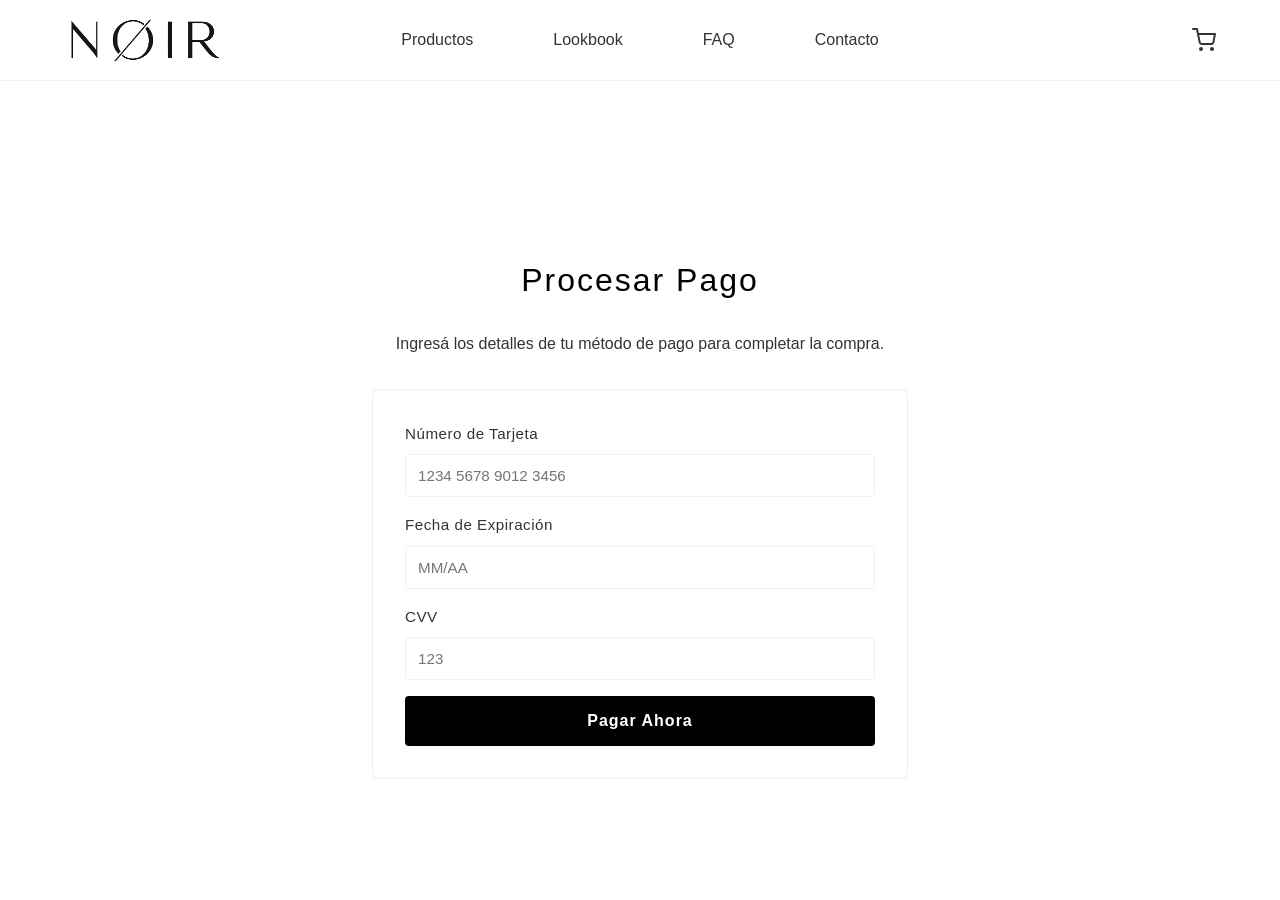
<file: pages/payment.html>
<!DOCTYPE html>
<!-- Payment page -->
<html lang="es">

<head>
    <meta charset="UTF-8">
    <meta name="viewport" content="width=device-width, initial-scale=1.0">
    <title>Pago Seguro — NOIR | Completá tu Compra</title>
    <meta name="description" content="Completá tu compra en NOIR de forma segura. Aceptamos tarjetas de crédito y débito con cifrado SSL.">
    <link rel="stylesheet" href="../css/main.css">
</head>

<body>

    <!-- ===== HEADER ===== -->
    <header>
        <nav aria-label="Navegación principal">
            <div class="logo">
                <a href="../index.html" aria-label="Ir al inicio de NOIR">
                    <img src="../img/logo.png" alt="Logo de NOIR — Moda contemporánea">
                </a>
            </div>
            <button class="hamburger" aria-label="Abrir menú de navegación" aria-expanded="false">
                <span></span>
                <span></span>
                <span></span>
            </button>
            <ul class="nav-links" role="list">
                <li><a href="products.html">Productos</a></li>
                <li><a href="lookbook.html">Lookbook</a></li>
                <li><a href="faq.html">FAQ</a></li>
                <li><a href="contact.html">Contacto</a></li>
            </ul>
            <div class="cart-icon" title="Mi carrito" role="button" aria-label="Ver carrito de compras">
                <svg width="24" height="24" viewBox="0 0 24 24" fill="none" stroke="currentColor"
                     stroke-width="2" stroke-linecap="round" stroke-linejoin="round" aria-hidden="true">
                    <circle cx="9" cy="21" r="1"></circle>
                    <circle cx="20" cy="21" r="1"></circle>
                    <path d="M1 1h4l2.68 13.39a2 2 0 0 0 2 1.61h9.72a2 2 0 0 0 2-1.61L23 6H6"></path>
                </svg>
                <span id="cart-count" aria-label="Cantidad de artículos en el carrito"></span>
            </div>
        </nav>
    </header>

    <main class="payment-page" id="contenido-principal">
        <div class="payment-page__inner">
            <h1>Procesar Pago</h1>
            <p>Ingresá los detalles de tu método de pago para completar la compra.</p>

            <form id="payment-form" class="payment-form"
                  aria-label="Formulario de pago seguro" novalidate>

                <div class="form-group">
                    <label for="card-number">Número de Tarjeta</label>
                    <input type="text" id="card-number" name="card-number"
                           placeholder="1234 5678 9012 3456"
                           maxlength="19"
                           autocomplete="cc-number"
                           required>
                </div>

                <div class="form-group">
                    <label for="expiry">Fecha de Expiración</label>
                    <input type="text" id="expiry" name="expiry"
                           placeholder="MM/AA"
                           maxlength="5"
                           autocomplete="cc-exp"
                           required>
                </div>

                <div class="form-group">
                    <label for="cvv">CVV</label>
                    <input type="text" id="cvv" name="cvv"
                           placeholder="123"
                           maxlength="4"
                           autocomplete="cc-csc"
                           required>
                </div>

                <button type="submit" id="pay-btn">Pagar Ahora</button>
            </form>
        </div>
    </main>

    <!-- ===== SCRIPTS ===== -->
    <script src="../js/cart.js"></script>
    <script>
        document.getElementById('payment-form').addEventListener('submit', function (e) {
            e.preventDefault();
            const btn = document.getElementById('pay-btn');
            btn.disabled = true;
            btn.textContent = 'Procesando...';

            setTimeout(() => {
                const cart = new ShoppingCart();
                cart.clearCart();
                window.location.href = 'confirmation.html';
            }, 2000);
        });

        // Hamburger
        const hamburger = document.querySelector('.hamburger');
        const navLinks = document.querySelector('.nav-links');
        hamburger.addEventListener('click', function () {
            const isOpen = navLinks.classList.toggle('active');
            hamburger.setAttribute('aria-expanded', isOpen);
        });
    </script>

</body>

</html>
</file>
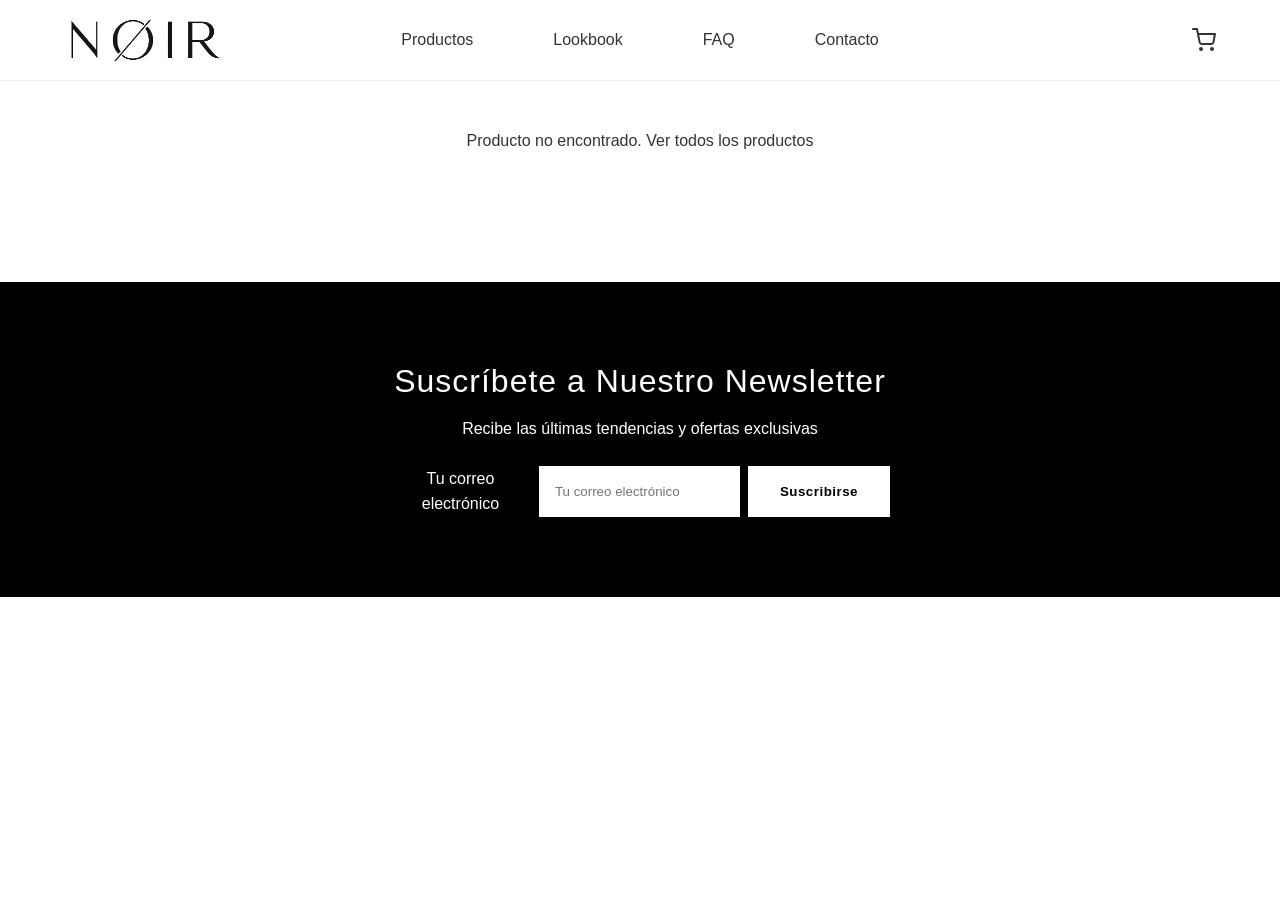
<file: pages/product-detail.html>
<!DOCTYPE html>
<!-- Product Detail page -->
<html lang="es">

<head>
    <meta charset="UTF-8">
    <meta name="viewport" content="width=device-width, initial-scale=1.0">
    <title id="page-title">Producto — NOIR</title>
    <meta name="description" id="page-description" content="Detalle de producto NOIR. Seleccioná tu talle y agregalo al carrito.">
    <link rel="stylesheet" href="../css/main.css">
</head>

<body>

    <!-- ===== HEADER ===== -->
    <header>
        <nav aria-label="Navegación principal">
            <div class="logo">
                <a href="../index.html" aria-label="Ir al inicio de NOIR">
                    <img src="../img/logo.png" alt="Logo de NOIR — Moda contemporánea">
                </a>
            </div>
            <button class="hamburger" aria-label="Abrir menú de navegación" aria-expanded="false">
                <span></span>
                <span></span>
                <span></span>
            </button>
            <ul class="nav-links" role="list">
                <li><a href="products.html">Productos</a></li>
                <li><a href="lookbook.html">Lookbook</a></li>
                <li><a href="faq.html">FAQ</a></li>
                <li><a href="contact.html">Contacto</a></li>
            </ul>
            <div class="cart-icon" title="Mi carrito" role="button" aria-label="Ver carrito de compras">
                <svg width="24" height="24" viewBox="0 0 24 24" fill="none" stroke="currentColor"
                     stroke-width="2" stroke-linecap="round" stroke-linejoin="round" aria-hidden="true">
                    <circle cx="9" cy="21" r="1"></circle>
                    <circle cx="20" cy="21" r="1"></circle>
                    <path d="M1 1h4l2.68 13.39a2 2 0 0 0 2 1.61h9.72a2 2 0 0 0 2-1.61L23 6H6"></path>
                </svg>
                <span id="cart-count" aria-label="Cantidad de artículos en el carrito"></span>
            </div>
        </nav>
    </header>

    <main id="contenido-principal">

        <!-- ===== PRODUCT DETAIL ===== -->
        <section class="product-detail" aria-labelledby="product-name">

            <div class="product-detail-container">

                <!-- Imagen del producto -->
                <div class="product-image-container">
                    <img id="product-image" class="product-image" src="" alt=""
                         aria-describedby="product-name">
                </div>

                <!-- Información del producto -->
                <article class="product-info">
                    <h1 id="product-name" class="product-name"></h1>
                    <p id="product-price" class="product-price" aria-label="Precio del producto"></p>

                    <div class="size-selection">
                        <h2>Seleccioná tu talle:</h2>
                        <div id="size-options" class="size-options" role="group"
                             aria-label="Opciones de talle disponibles">
                            <!-- Generado por JavaScript -->
                        </div>
                    </div>

                    <button id="add-to-cart-btn" class="add-to-cart"
                            aria-label="Agregar producto al carrito">
                        Agregar al carrito
                    </button>
                </article>

            </div>
        </section>

        <!-- ===== NEWSLETTER ===== -->
        <section class="newsletter" aria-labelledby="newsletter-detail-title">
            <article>
                <h2 id="newsletter-detail-title">Suscríbete a Nuestro Newsletter</h2>
                <p>Recibe las últimas tendencias y ofertas exclusivas</p>
                <form class="newsletter-form" id="newsletter-form-detail" novalidate>
                    <label for="newsletter-email-detail" class="visually-hidden">Tu correo electrónico</label>
                    <input type="email" id="newsletter-email-detail" name="email"
                           placeholder="Tu correo electrónico" required>
                    <button type="submit">Suscribirse</button>
                </form>
            </article>
        </section>

    </main>

    <!-- ===== SCRIPTS ===== -->
    <script src="../js/cart.js"></script>
    <script>
        // Datos de productos
        const products = {
            'Remera Blanca':  { price: 45000,  image: '../img/remera blanca.png',  sizes: ['XS', 'S', 'M', 'L', 'XL', 'XXL'] },
            'Remera Negra':   { price: 45000,  image: '../img/remera negra.png',   sizes: ['XS', 'S', 'M', 'L', 'XL', 'XXL'] },
            'Jean':           { price: 129000, image: '../img/jean.png',           sizes: ['XS', 'S', 'M', 'L', 'XL', 'XXL'] },
            'Jean Ripped':    { price: 149000, image: '../img/jean ripped.png',    sizes: ['XS', 'S', 'M', 'L', 'XL', 'XXL'] },
            'Buzo Blanco':    { price: 70000,  image: '../img/buzo blanco.png',    sizes: ['XS', 'S', 'M', 'L', 'XL', 'XXL'] },
            'Buzo Negro':     { price: 70000,  image: '../img/buzo negro.png',     sizes: ['XS', 'S', 'M', 'L', 'XL', 'XXL'] },
            'Gorra Negra':    { price: 35000,  image: '../img/gorra negra.png',    sizes: ['S', 'M', 'L'] },
            'Gorra Blanca':   { price: 35000,  image: '../img/gorra blanca.png',   sizes: ['S', 'M', 'L'] }
        };

        const urlParams = new URLSearchParams(window.location.search);
        const productName = urlParams.get('name');

        if (productName && products[productName]) {
            const product = products[productName];

            // Actualizar SEO dinámicamente
            document.getElementById('page-title').textContent = productName + ' — NOIR';
            document.getElementById('page-description').setAttribute('content',
                'Comprá ' + productName + ' en NOIR. Diseño contemporáneo, calidad premium. Precio: $' + product.price.toLocaleString() + '. Seleccioná tu talle y agregalo al carrito.');

            // Datos del producto
            document.getElementById('product-name').textContent = productName;
            document.getElementById('product-price').textContent = '$' + product.price.toLocaleString();
            const imgEl = document.getElementById('product-image');
            imgEl.src = product.image;
            imgEl.alt = productName + ' — NOIR. Prenda de diseño contemporáneo.';

            // Talles
            let selectedSize = null;
            const sizeOptions = document.getElementById('size-options');

            product.sizes.forEach(size => {
                const sizeBtn = document.createElement('button');
                sizeBtn.textContent = size;
                sizeBtn.className = 'size-btn';
                sizeBtn.setAttribute('aria-label', 'Talle ' + size);
                sizeBtn.addEventListener('click', () => {
                    document.querySelectorAll('.size-btn').forEach(btn => btn.classList.remove('selected'));
                    sizeBtn.classList.add('selected');
                    selectedSize = size;
                });
                sizeOptions.appendChild(sizeBtn);
            });

            // Agregar al carrito
            document.getElementById('add-to-cart-btn').addEventListener('click', () => {
                if (!selectedSize) {
                    alert('Por favor seleccioná un talle.');
                    return;
                }
                cart.addProduct({
                    id: slugify(productName + '-' + selectedSize),
                    name: productName + ' (' + selectedSize + ')',
                    price: product.price,
                    size: selectedSize
                });
            });

        } else {
            document.querySelector('.product-detail').innerHTML =
                '<p style="text-align:center;padding:3rem;">Producto no encontrado. <a href="products.html">Ver todos los productos</a></p>';
        }

        // Newsletter
        document.getElementById('newsletter-form-detail').addEventListener('submit', (e) => {
            e.preventDefault();
            alert('¡Gracias por suscribirte!');
            e.target.reset();
        });

        // Hamburger
        const hamburger = document.querySelector('.hamburger');
        const navLinks = document.querySelector('.nav-links');
        hamburger.addEventListener('click', function () {
            const isOpen = navLinks.classList.toggle('active');
            hamburger.setAttribute('aria-expanded', isOpen);
        });
    </script>

</body>

</html>
</file>
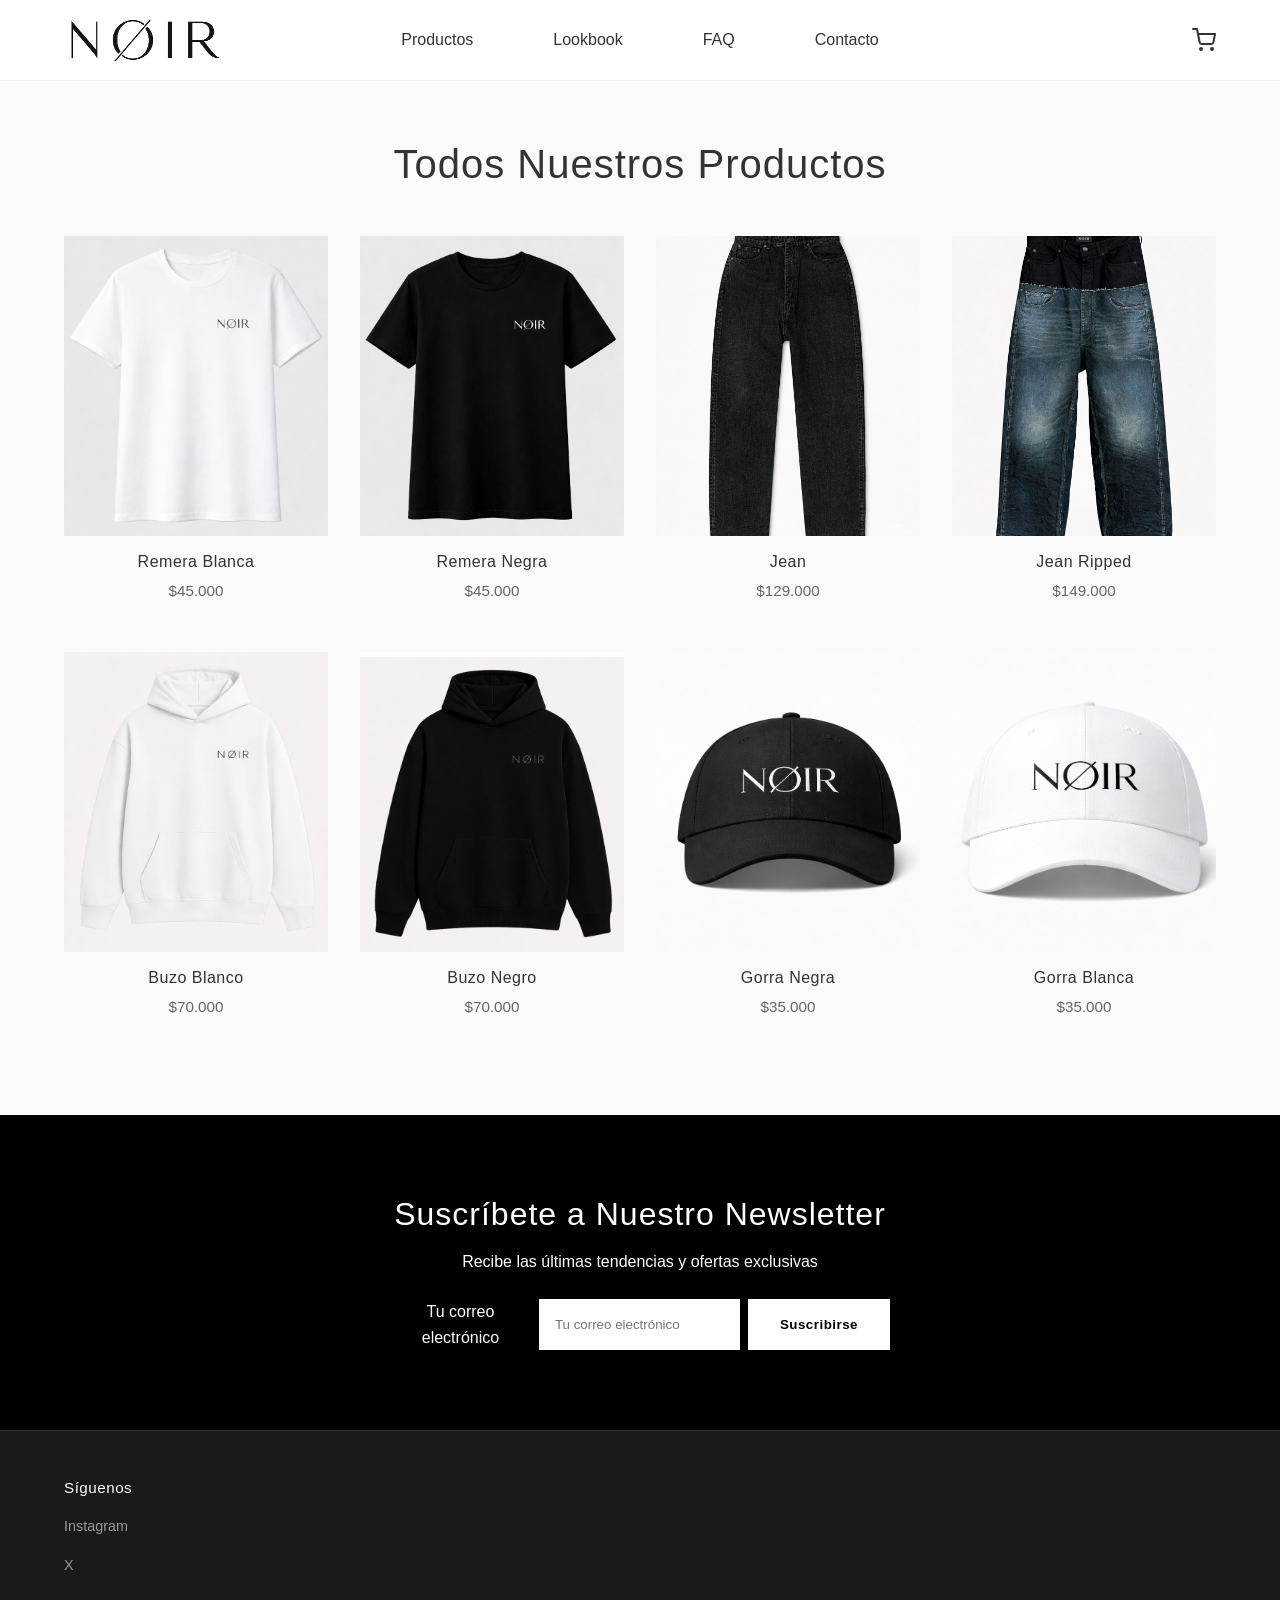
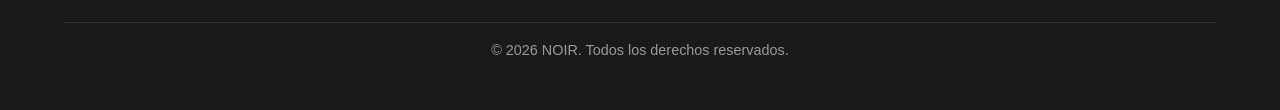
<file: pages/products.html>
<!DOCTYPE html>
<!-- Products page -->
<html lang="es">

<head>
    <meta charset="UTF-8">
    <meta name="viewport" content="width=device-width, initial-scale=1.0">
    <title>Productos</title>
    <meta name="description" content="Explorá toda la colección de NOIR: remeras blancas y negras, jeans clásicos y ripped, buzos y gorras. Diseño minimalista con calidad premium.">
    <link rel="stylesheet" href="../css/main.css">
</head>

<body>

    <!-- ===== HEADER ===== -->
    <header>
        <nav aria-label="Navegación principal">
            <div class="logo">
                <a href="../index.html" aria-label="Ir al inicio de NOIR">
                    <img src="../img/logo.png" alt="Logo de NOIR — Moda contemporánea">
                </a>
            </div>
            <button class="hamburger" aria-label="Abrir menú de navegación" aria-expanded="false">
                <span></span>
                <span></span>
                <span></span>
            </button>
            <ul class="nav-links" role="list">
                <li><a href="products.html" aria-current="page">Productos</a></li>
                <li><a href="lookbook.html">Lookbook</a></li>
                <li><a href="faq.html">FAQ</a></li>
                <li><a href="contact.html">Contacto</a></li>
            </ul>
            <div class="cart-icon" title="Mi carrito" role="button" aria-label="Ver carrito de compras">
                <svg width="24" height="24" viewBox="0 0 24 24" fill="none" stroke="currentColor"
                     stroke-width="2" stroke-linecap="round" stroke-linejoin="round" aria-hidden="true">
                    <circle cx="9" cy="21" r="1"></circle>
                    <circle cx="20" cy="21" r="1"></circle>
                    <path d="M1 1h4l2.68 13.39a2 2 0 0 0 2 1.61h9.72a2 2 0 0 0 2-1.61L23 6H6"></path>
                </svg>
                <span id="cart-count" aria-label="Cantidad de artículos en el carrito"></span>
            </div>
        </nav>
    </header>

    <main id="contenido-principal">

        <!-- ===== PRODUCTOS ===== -->
        <section class="featured-products" aria-labelledby="productos-title">
            <h1 id="productos-title" class="section-title">Todos Nuestros Productos</h1>
            <div class="products-grid">

                <a href="product-detail.html?name=Remera Blanca" class="product-card-link">
                    <article class="product-card">
                        <img class="product-image" src="../img/remera blanca.png"
                             alt="Remera blanca NOIR — algodón premium, corte recto">
                        <h2 class="product-name">Remera Blanca</h2>
                        <p class="product-price">$45.000</p>
                    </article>
                </a>

                <a href="product-detail.html?name=Remera Negra" class="product-card-link">
                    <article class="product-card">
                        <img class="product-image" src="../img/remera negra.png"
                             alt="Remera negra NOIR — básico esencial de guardarropa">
                        <h2 class="product-name">Remera Negra</h2>
                        <p class="product-price">$45.000</p>
                    </article>
                </a>

                <a href="product-detail.html?name=Jean" class="product-card-link">
                    <article class="product-card">
                        <img class="product-image" src="../img/jean.png"
                             alt="Jean clásico NOIR — denim de alta calidad con corte regular">
                        <h2 class="product-name">Jean</h2>
                        <p class="product-price">$129.000</p>
                    </article>
                </a>

                <a href="product-detail.html?name=Jean Ripped" class="product-card-link">
                    <article class="product-card">
                        <img class="product-image" src="../img/jean ripped.png"
                             alt="Jean ripped NOIR — corte destruido con estilo urbano">
                        <h2 class="product-name">Jean Ripped</h2>
                        <p class="product-price">$149.000</p>
                    </article>
                </a>

                <a href="product-detail.html?name=Buzo Blanco" class="product-card-link">
                    <article class="product-card">
                        <img class="product-image" src="../img/buzo blanco.png"
                             alt="Buzo blanco NOIR — sudadera oversize minimalista">
                        <h2 class="product-name">Buzo Blanco</h2>
                        <p class="product-price">$70.000</p>
                    </article>
                </a>

                <a href="product-detail.html?name=Buzo Negro" class="product-card-link">
                    <article class="product-card">
                        <img class="product-image" src="../img/buzo negro.png"
                             alt="Buzo negro NOIR — abrigo de temporada con diseño limpio">
                        <h2 class="product-name">Buzo Negro</h2>
                        <p class="product-price">$70.000</p>
                    </article>
                </a>

                <a href="product-detail.html?name=Gorra Negra" class="product-card-link">
                    <article class="product-card">
                        <img class="product-image" src="../img/gorra negra.png"
                             alt="Gorra negra NOIR — accesorio cápsula ajustable">
                        <h2 class="product-name">Gorra Negra</h2>
                        <p class="product-price">$35.000</p>
                    </article>
                </a>

                <a href="product-detail.html?name=Gorra Blanca" class="product-card-link">
                    <article class="product-card">
                        <img class="product-image" src="../img/gorra blanca.png"
                             alt="Gorra blanca NOIR — accesorio de temporada ajustable">
                        <h2 class="product-name">Gorra Blanca</h2>
                        <p class="product-price">$35.000</p>
                    </article>
                </a>

            </div>
        </section>

        <!-- ===== NEWSLETTER ===== -->
        <section class="newsletter" aria-labelledby="newsletter-products-title">
            <article>
                <h2 id="newsletter-products-title">Suscríbete a Nuestro Newsletter</h2>
                <p>Recibe las últimas tendencias y ofertas exclusivas</p>
                <form class="newsletter-form" id="newsletter-form-products" novalidate>
                    <label for="newsletter-email-products" class="visually-hidden">Tu correo electrónico</label>
                    <input type="email" id="newsletter-email-products" name="email"
                           placeholder="Tu correo electrónico" required>
                    <button type="submit">Suscribirse</button>
                </form>
            </article>
        </section>

    </main>

    <!-- ===== FOOTER ===== -->
    <footer>
        <div class="footer-content">
            <div class="footer-section">
                <h3>Síguenos</h3>
                <ul>
                    <li><a href="https://www.instagram.com/noirrr" target="_blank" rel="noopener noreferrer">Instagram</a></li>
                    <li><a href="https://twitter.com/noirr" target="_blank" rel="noopener noreferrer">X</a></li>
                </ul>
            </div>
        </div>
        <div class="footer-bottom">
            <p>&copy; 2026 NOIR. Todos los derechos reservados.</p>
        </div>
    </footer>

    <!-- ===== SCRIPTS ===== -->
    <script src="../js/cart.js"></script>
    <script>
        // Newsletter
        document.getElementById('newsletter-form-products').addEventListener('submit', function (e) {
            e.preventDefault();
            const btn = this.querySelector('button');
            btn.textContent = 'Suscribiendo...';
            btn.disabled = true;
            setTimeout(() => {
                const notification = document.createElement('div');
                notification.className = 'noir-notification';
                notification.textContent = '¡Te has suscrito exitosamente al newsletter!';
                notification.style.cssText = 'position:fixed;top:140px;right:20px;background:#000;color:#fff;padding:0.9rem 1.2rem;border-radius:6px;z-index:4000;font-family:inherit;';
                document.body.appendChild(notification);
                setTimeout(() => notification.remove(), 5000);
                this.reset();
                btn.textContent = 'Suscribirse';
                btn.disabled = false;
            }, 1000);
        });

        // Hamburger
        const hamburger = document.querySelector('.hamburger');
        const navLinks = document.querySelector('.nav-links');
        hamburger.addEventListener('click', function () {
            const isOpen = navLinks.classList.toggle('active');
            hamburger.setAttribute('aria-expanded', isOpen);
        });
    </script>

</body>

</html>
</file>
<file: css/main.css>
@charset "UTF-8";
*,
*::before,
*::after {
  margin: 0;
  padding: 0;
  box-sizing: border-box;
}

html {
  scroll-behavior: smooth;
}

img {
  max-width: 100%;
  display: block;
}

a {
  text-decoration: none;
  color: inherit;
}

button {
  font-family: inherit;
}

body {
  font-family: "Segoe UI", Tahoma, Geneva, Verdana, sans-serif;
  color: #333333;
  background-color: #ffffff;
  line-height: 1.6;
  font-size: 16px;
}

h1,
h2,
h3,
h4,
h5,
h6 {
  line-height: 1.2;
  font-weight: 300;
}

p {
  margin-bottom: 0;
}

header {
  position: fixed;
  width: 100%;
  top: 0;
  z-index: 1000;
  background-color: #ffffff;
  border-bottom: 1px solid #f0f0f0;
  backdrop-filter: blur(10px);
}

nav {
  position: relative;
  display: flex;
  justify-content: center;
  align-items: center;
  padding: 1.5rem;
  max-width: 1400px;
  margin: 0 auto;
  width: 100%;
}
@media (min-width: 768px) {
  nav {
    padding: 2rem 3rem;
  }
}
@media (min-width: 1024px) {
  nav {
    padding: 2.5rem 5%;
  }
}

.logo {
  font-size: 1.5rem;
  font-weight: 700;
  letter-spacing: 3px;
  color: #000000;
}
.logo img {
  height: 55px;
  width: auto;
}
@media (min-width: 768px) {
  .logo {
    position: absolute;
    top: 50%;
    transform: translateY(-50%);
    left: 3rem;
  }
}
@media (min-width: 1024px) {
  .logo {
    left: 5%;
  }
}

.hamburger {
  display: none;
  cursor: pointer;
  padding: 0.5rem;
  background: none;
  border: none;
  font-size: 1.5rem;
}
.hamburger span {
  display: block;
  width: 25px;
  height: 3px;
  background: #000000;
  margin: 5px 0;
  transition: 0.3s;
}
@media (max-width: 767px) {
  .hamburger {
    display: block;
  }
}

.nav-links {
  list-style: none;
  padding: 0;
  margin: 0;
  display: flex;
  gap: 1rem;
  flex-direction: row;
  margin: 0 auto;
}
.nav-links li {
  width: 100%;
  border-bottom: 1px solid #f0f0f0;
}
.nav-links a {
  display: block;
  padding: 1rem 1.5rem;
  color: #333333;
  font-size: 1rem;
  transition: background 0.3s ease;
}
.nav-links a:hover {
  background: #f0f0f0;
}
.nav-links.active {
  display: flex;
}
@media (min-width: 768px) {
  .nav-links {
    display: flex !important;
    flex-direction: row;
    gap: 3rem;
    background: none;
    border-top: none;
    box-shadow: none;
    padding: 0;
    position: absolute;
    left: 50%;
    top: 50%;
    transform: translate(-50%, -50%);
  }
  .nav-links li {
    border-bottom: none;
    width: auto;
  }
  .nav-links a {
    padding: 0;
  }
  .nav-links a:hover {
    background: none;
    transform: scale(1.06);
  }
}
@media (min-width: 1024px) {
  .nav-links {
    gap: 5rem;
  }
}
@media (max-width: 767px) {
  .nav-links {
    position: absolute;
    top: 100%;
    left: 0;
    width: 100%;
    background: #ffffff;
    flex-direction: column;
    gap: 0;
    padding: 0;
    margin: 0;
    border-top: 1px solid #f0f0f0;
    display: none;
    box-shadow: 0 2px 5px rgba(0, 0, 0, 0.1);
  }
}

.cart-icon {
  cursor: pointer;
  font-size: 1.2rem;
  position: absolute;
  top: 50%;
  transform: translateY(-50%);
  right: 1.5rem;
  z-index: 1001;
  display: flex;
  align-items: center;
  gap: 0.5rem;
}
.cart-icon svg {
  transition: transform 0.3s ease;
}
.cart-icon:hover svg {
  transform: scale(1.15);
}
.cart-icon #cart-count {
  font-size: 0.85rem;
  font-weight: 700;
}
@media (min-width: 768px) {
  .cart-icon {
    right: 3rem;
  }
}
@media (min-width: 1024px) {
  .cart-icon {
    right: 5%;
  }
}

footer {
  padding: 2rem 1.5rem;
  background-color: #1a1a1a;
  color: #999999;
  border-top: 1px solid #333333;
}
@media (min-width: 768px) {
  footer {
    padding: 3rem;
  }
}
@media (min-width: 1024px) {
  footer {
    padding: 3rem 5%;
  }
}

.footer-content {
  max-width: 1400px;
  margin: 0 auto;
  width: 100%;
  display: grid;
  grid-template-columns: 1fr;
  gap: 2rem;
  margin-bottom: 2rem;
}
@media (min-width: 768px) {
  .footer-content {
    grid-template-columns: repeat(auto-fit, minmax(200px, 1fr));
  }
}

.footer-section h3 {
  color: #ffffff;
  margin-bottom: 1rem;
  font-weight: 500;
  font-size: 0.95rem;
  letter-spacing: 0.5px;
}
.footer-section ul {
  list-style: none;
  padding: 0;
  margin: 0;
}
.footer-section ul li {
  margin-bottom: 0.8rem;
}
.footer-section ul a {
  color: #999999;
  font-size: 0.9rem;
  transition: color 0.3s ease;
}
.footer-section ul a:hover {
  color: #ffffff;
}

.footer-bottom {
  border-top: 1px solid #333333;
  padding-top: 1rem;
  text-align: center;
  font-size: 0.9rem;
}

.cta-button {
  display: inline-block;
  padding: 1rem 2rem;
  border: 2px solid #000000;
  cursor: pointer;
  transition: all 0.3s ease;
  font-size: 0.95rem;
  letter-spacing: 1px;
  min-height: 44px;
  text-align: center;
  font-family: "Segoe UI", Tahoma, Geneva, Verdana, sans-serif;
  text-decoration: none;
  background-color: #000000;
  color: #ffffff;
}
.cta-button:hover {
  background-color: #ffffff;
  color: #000000;
}

.add-to-cart {
  display: inline-block;
  padding: 1rem 2rem;
  border: 2px solid #000000;
  cursor: pointer;
  transition: all 0.3s ease;
  font-size: 0.95rem;
  letter-spacing: 1px;
  min-height: 44px;
  text-align: center;
  font-family: "Segoe UI", Tahoma, Geneva, Verdana, sans-serif;
  text-decoration: none;
  background-color: transparent;
  color: #000000;
  border: 1px solid #000000;
}
.add-to-cart:hover {
  background-color: #000000;
  color: #ffffff;
}
.add-to-cart {
  padding: 0.8rem 1.5rem;
  font-size: 0.9rem;
  letter-spacing: 0.5px;
  width: 100%;
  min-height: 44px;
}

.submit-btn {
  display: inline-block;
  padding: 1rem 2rem;
  border: 2px solid #000000;
  cursor: pointer;
  transition: all 0.3s ease;
  font-size: 0.95rem;
  letter-spacing: 1px;
  min-height: 44px;
  text-align: center;
  font-family: "Segoe UI", Tahoma, Geneva, Verdana, sans-serif;
  text-decoration: none;
  background-color: #000000;
  color: #ffffff;
}
.submit-btn:hover {
  background-color: #ffffff;
  color: #000000;
}
.submit-btn {
  font-weight: 600;
  align-self: flex-start;
}

.size-btn {
  padding: 0.5rem 1rem;
  border: 1px solid #e0e0e0;
  background: #ffffff;
  cursor: pointer;
  transition: all 0.3s ease;
  font-family: "Segoe UI", Tahoma, Geneva, Verdana, sans-serif;
  font-size: 0.9rem;
}
.size-btn:hover {
  border-color: #000000;
}
.size-btn.selected {
  background: #000000;
  color: #ffffff;
  border-color: #000000;
}

.hero {
  min-height: 80vh;
  padding-top: 140px;
  display: flex;
  align-items: center;
  justify-content: center;
  background: linear-gradient(135deg, #f5f5f5 0%, #ffffff 100%);
  text-align: center;
  padding: 2rem 1.5rem;
}
@media (min-width: 768px) {
  .hero {
    padding: 140px 3rem 5rem;
  }
}
@media (min-width: 1024px) {
  .hero {
    padding: 140px 5% 2rem;
  }
}

.hero-content h1 {
  font-size: clamp(2rem, 8vw, 4rem);
  font-weight: 300;
  letter-spacing: 2px;
  margin-bottom: 1rem;
  line-height: 1.2;
}
.hero-content p {
  font-size: clamp(1rem, 4vw, 1.2rem);
  color: #666666;
  margin-bottom: 2rem;
  font-weight: 300;
}

.section-title {
  font-weight: 300;
  text-align: center;
  letter-spacing: 1px;
  margin-bottom: 2rem;
  font-size: clamp(1.5rem, 5vw, 2.5rem);
}
@media (min-width: 1024px) {
  .section-title {
    margin-bottom: 3rem;
  }
}

.collections {
  padding: 3rem 1.5rem;
}
@media (min-width: 768px) {
  .collections {
    padding: 3rem 2rem;
  }
}
@media (min-width: 1024px) {
  .collections {
    padding: 5rem 5%;
  }
}
.collections {
  max-width: 1400px;
  margin: 0 auto;
  width: 100%;
}

.collections-grid {
  display: grid;
  grid-template-columns: repeat(auto-fit, minmax(250px, 1fr));
  gap: 1.5rem;
  margin-bottom: 3rem;
}
@media (min-width: 1024px) {
  .collections-grid {
    grid-template-columns: repeat(auto-fit, minmax(300px, 1fr));
    gap: 2rem;
    margin-bottom: 5rem;
  }
}

.collection-card {
  position: relative;
  overflow: hidden;
  background-color: #f0f0f0;
  transition: transform 0.3s ease;
  aspect-ratio: 1;
  cursor: pointer;
}
.collection-card:hover {
  transform: scale(1.02);
}
.collection-card:hover .collection-card-overlay {
  opacity: 1;
}

.collection-card-overlay {
  position: absolute;
  inset: 0;
  background-color: rgba(0, 0, 0, 0.3);
  display: flex;
  align-items: center;
  justify-content: center;
  opacity: 0;
  transition: opacity 0.3s ease;
}

.collection-name {
  color: #ffffff;
  font-size: 1.2rem;
  letter-spacing: 1px;
}

.featured-products {
  padding: 3rem 1.5rem;
}
@media (min-width: 768px) {
  .featured-products {
    padding: 3rem 2rem;
  }
}
@media (min-width: 1024px) {
  .featured-products {
    padding: 5rem 5%;
  }
}
.featured-products {
  max-width: 1400px;
  margin: 0 auto;
  width: 100%;
  background-color: #fafafa;
}
@media (min-width: 768px) {
  .featured-products {
    padding-top: 140px;
  }
}

.products-grid {
  display: grid;
  grid-template-columns: repeat(auto-fit, minmax(200px, 1fr));
  gap: 1.5rem;
}
@media (min-width: 1024px) {
  .products-grid {
    grid-template-columns: repeat(auto-fit, minmax(250px, 1fr));
    gap: 2rem;
  }
}
@media (max-width: 767px) {
  .products-grid {
    grid-template-columns: 1fr;
  }
}

.product-card-link {
  text-decoration: none;
  color: inherit;
  display: block;
}
.product-card-link:hover .product-card {
  transform: translateY(-5px);
  box-shadow: 0 5px 15px rgba(0, 0, 0, 0.1);
}

.product-card {
  text-align: center;
  transition: all 0.3s ease;
}

.product-image {
  width: 100%;
  height: 250px;
  object-fit: cover;
  margin-bottom: 1rem;
}
@media (min-width: 1024px) {
  .product-image {
    height: 300px;
  }
}

.product-name {
  font-size: 1rem;
  font-weight: 500;
  margin-bottom: 0.5rem;
  letter-spacing: 0.5px;
}

.product-price {
  font-size: 0.95rem;
  color: #666666;
  margin-bottom: 1rem;
}

.newsletter {
  padding: 3rem 1.5rem;
}
@media (min-width: 768px) {
  .newsletter {
    padding: 3rem 2rem;
  }
}
@media (min-width: 1024px) {
  .newsletter {
    padding: 5rem 5%;
  }
}
.newsletter {
  background-color: #000000;
  color: #ffffff;
  text-align: center;
}
.newsletter h2 {
  font-size: clamp(1.5rem, 5vw, 2rem);
  font-weight: 300;
  margin-bottom: 1rem;
  letter-spacing: 1px;
}
.newsletter p {
  margin-bottom: 1.5rem;
}

.newsletter-form {
  display: flex;
  flex-direction: column;
  max-width: 500px;
  margin: 0 auto;
  gap: 0.5rem;
}
.newsletter-form input {
  flex: 1;
  padding: 1rem;
  border: none;
  background-color: #ffffff;
  color: #333333;
  min-height: 44px;
  font-family: "Segoe UI", Tahoma, Geneva, Verdana, sans-serif;
}
.newsletter-form input:focus {
  outline: 2px solid #e0e0e0;
}
.newsletter-form button {
  padding: 1rem 2rem;
  background-color: #ffffff;
  color: #000000;
  border: none;
  cursor: pointer;
  font-weight: 600;
  letter-spacing: 0.5px;
  transition: all 0.3s ease;
  min-height: 44px;
  font-family: "Segoe UI", Tahoma, Geneva, Verdana, sans-serif;
}
.newsletter-form button:hover {
  background-color: #f0f0f0;
}
@media (min-width: 768px) {
  .newsletter-form {
    flex-direction: row;
  }
}
@media (max-width: 767px) {
  .newsletter-form {
    flex-direction: column;
  }
}

.form-group {
  margin-bottom: 1.5rem;
  display: flex;
  flex-direction: column;
}
.form-group label {
  font-weight: 500;
  margin-bottom: 0.5rem;
  letter-spacing: 0.5px;
  font-size: 0.95rem;
}
.form-group input,
.form-group textarea {
  padding: 1rem;
  border: 1px solid #e0e0e0;
  border-radius: 0;
  font-family: "Segoe UI", Tahoma, Geneva, Verdana, sans-serif;
  font-size: 0.95rem;
  background-color: #ffffff;
  color: #333333;
  transition: border-color 0.3s ease;
  width: 100%;
}
.form-group input:focus,
.form-group textarea:focus {
  outline: none;
  border-color: #000000;
}
.form-group textarea {
  min-height: 150px;
  resize: vertical;
}

.payment-form-wrapper {
  background: #ffffff;
  padding: 2rem;
  border: 1px solid #f0f0f0;
  border-radius: 4px;
}
.payment-form-wrapper .form-group input {
  border-radius: 4px;
}

.featured-products {
  padding-top: 140px;
}

.contact-section {
  padding: 3rem 1.5rem;
}
@media (min-width: 768px) {
  .contact-section {
    padding: 3rem 2rem;
  }
}
@media (min-width: 1024px) {
  .contact-section {
    padding: 5rem 5%;
  }
}
.contact-section {
  max-width: 1400px;
  margin: 0 auto;
  width: 100%;
  padding-top: 140px;
}

.contact-container {
  display: grid;
  grid-template-columns: 1fr 1fr;
  gap: 3rem;
  margin-bottom: 3rem;
}
@media (max-width: 767px) {
  .contact-container {
    grid-template-columns: 1fr;
    gap: 2rem;
  }
}

.contact-info {
  padding: 2rem;
  background-color: #f5f5f5;
}
.contact-info h3 {
  font-size: 1.2rem;
  font-weight: 500;
  margin-bottom: 1.5rem;
  letter-spacing: 0.5px;
}

.contact-form-box {
  background-color: #fafafa;
  padding: 2rem;
}
.contact-form-box h3 {
  font-size: 1.2rem;
  font-weight: 500;
  margin-bottom: 1.5rem;
  letter-spacing: 0.5px;
}

.contact-item {
  margin-bottom: 2rem;
}
.contact-item strong {
  display: block;
  margin-bottom: 0.5rem;
  color: #000000;
}
.contact-item p {
  color: #666666;
  line-height: 1.8;
}
.contact-item a {
  color: #000000;
  transition: opacity 0.3s ease;
}
.contact-item a:hover {
  opacity: 0.6;
}

.contact-form {
  display: flex;
  flex-direction: column;
}

.product-detail {
  padding-top: 140px;
  padding: 3rem 1.5rem;
}
@media (min-width: 768px) {
  .product-detail {
    padding: 3rem 2rem;
  }
}
@media (min-width: 1024px) {
  .product-detail {
    padding: 5rem 5%;
  }
}

.product-detail-container {
  max-width: 800px;
  margin: 0 auto;
  display: flex;
  gap: 2rem;
  flex-wrap: wrap;
}

.product-image-container {
  flex: 1;
  min-width: 300px;
}
.product-image-container .product-image {
  width: 100%;
  height: auto;
  max-height: 500px;
  object-fit: cover;
}

.product-info {
  flex: 1;
  min-width: 300px;
}
.product-info .product-name {
  font-size: 1.5rem;
  font-weight: 300;
  letter-spacing: 1px;
}
.product-info .product-price {
  font-size: 1.5rem;
  font-weight: 700;
  margin: 1rem 0;
  color: #000000;
}

.size-selection {
  margin: 2rem 0;
}
.size-selection h3 {
  font-size: 1rem;
  font-weight: 500;
  margin-bottom: 1rem;
}

.size-options {
  display: flex;
  gap: 0.5rem;
  flex-wrap: wrap;
  margin-top: 1rem;
}

#add-to-cart-btn {
  width: 100%;
  padding: 1rem;
  background: #000000;
  color: #ffffff;
  border: none;
  cursor: pointer;
  font-weight: 600;
  margin-top: 2rem;
  font-family: "Segoe UI", Tahoma, Geneva, Verdana, sans-serif;
  font-size: 1rem;
  letter-spacing: 1px;
  transition: all 0.3s ease;
}
#add-to-cart-btn:hover {
  background: #333;
}

.payment-page {
  padding-top: 140px;
  min-height: 100vh;
  display: flex;
  align-items: center;
  justify-content: center;
}
.payment-page__inner {
  text-align: center;
  max-width: 600px;
  padding: 2rem;
  width: 100%;
}
.payment-page__inner h1 {
  margin-bottom: 2rem;
  color: #000000;
  font-weight: 300;
  letter-spacing: 2px;
}
.payment-page__inner p {
  margin-bottom: 2rem;
  color: #333333;
}

.payment-form {
  background: #ffffff;
  padding: 2rem;
  border: 1px solid #f0f0f0;
  border-radius: 4px;
  text-align: left;
}
.payment-form .form-group {
  margin-bottom: 1rem;
}
.payment-form .form-group label {
  display: block;
  margin-bottom: 0.5rem;
  color: #333333;
  font-size: 0.95rem;
}
.payment-form .form-group input {
  width: 100%;
  padding: 0.75rem;
  border: 1px solid #f0f0f0;
  border-radius: 4px;
  font-family: "Segoe UI", Tahoma, Geneva, Verdana, sans-serif;
}
.payment-form .form-group input:focus {
  outline: none;
  border-color: #000000;
}

#pay-btn {
  width: 100%;
  padding: 1rem;
  background: #000000;
  color: #ffffff;
  border: none;
  border-radius: 4px;
  cursor: pointer;
  font-weight: 600;
  font-family: "Segoe UI", Tahoma, Geneva, Verdana, sans-serif;
  font-size: 1rem;
  letter-spacing: 1px;
  transition: all 0.3s ease;
}
#pay-btn:hover {
  background: #333;
}
#pay-btn:disabled {
  opacity: 0.6;
  cursor: not-allowed;
}

.confirmation-page {
  padding-top: 140px;
  min-height: 100vh;
  display: flex;
  align-items: center;
  justify-content: center;
}
.confirmation-page__inner {
  text-align: center;
  max-width: 600px;
  padding: 2rem;
}
.confirmation-page__inner h1 {
  margin-bottom: 1rem;
  color: #000000;
  font-weight: 300;
  letter-spacing: 2px;
}
.confirmation-page__inner p {
  font-size: 1.2rem;
  color: #333333;
  margin-top: 1rem;
}

.checkmark {
  width: 100px;
  height: 100px;
  border-radius: 50%;
  background: #4CAF50;
  display: flex;
  align-items: center;
  justify-content: center;
  margin: 0 auto 2rem;
  animation: checkmark-pop 0.8s ease-in-out;
}
.checkmark::after {
  content: "✓";
  font-size: 50px;
  color: #ffffff;
  font-weight: bold;
}

@keyframes checkmark-pop {
  0% {
    transform: scale(0);
    opacity: 0;
  }
  50% {
    transform: scale(1.2);
  }
  100% {
    transform: scale(1);
    opacity: 1;
  }
}
.btn-back-home {
  display: inline-block;
  margin-top: 2rem;
  padding: 1rem 2rem;
  background: #000000;
  color: #ffffff;
  border-radius: 4px;
  font-weight: 600;
  transition: all 0.3s ease;
}
.btn-back-home:hover {
  background: #333;
}
</file>
